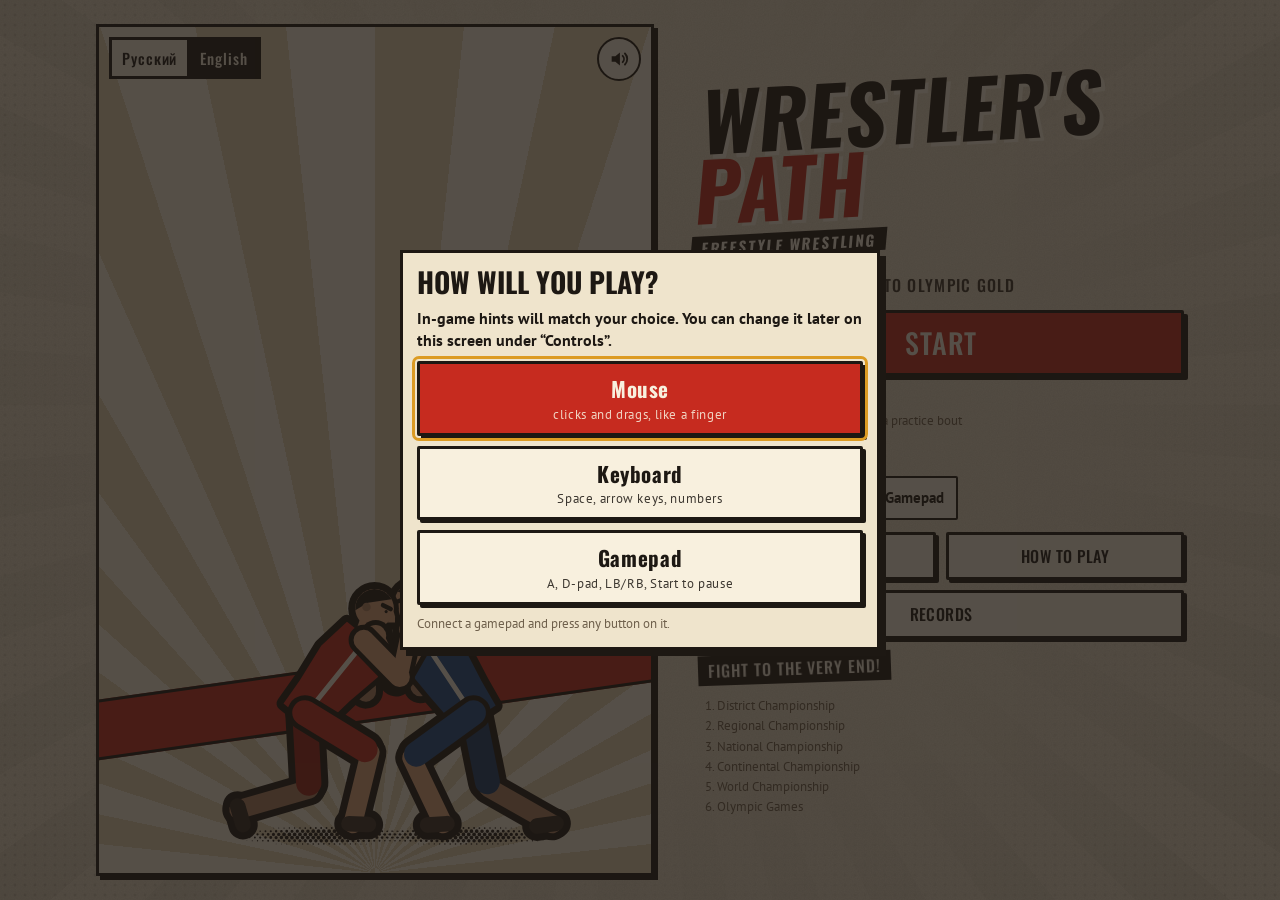
<file: index.html>
<!doctype html>
<html lang="ru">
  <head>
    <meta charset="UTF-8" />
    <meta name="viewport" content="width=device-width, initial-scale=1, maximum-scale=1, viewport-fit=cover" />
    <title>Путь борца</title>
    <script type="module" crossorigin src="./assets/index-4GcMVUmK.js"></script>
    <link rel="stylesheet" crossorigin href="./assets/index-z3PVmbaZ.css">
  </head>
  <body>
    <!-- Пока грузятся скрипты и SDK площадки — не пустой экран. -->
    <div id="app"><p class="boot" style="margin:40vh 0 0;text-align:center;font:700 22px/1.3 system-ui,sans-serif;color:#1d1813">Путь борца<br /><small style="font-weight:400;font-size:15px">Wrestler's Path</small></p></div>
  </body>
</html>
</file>
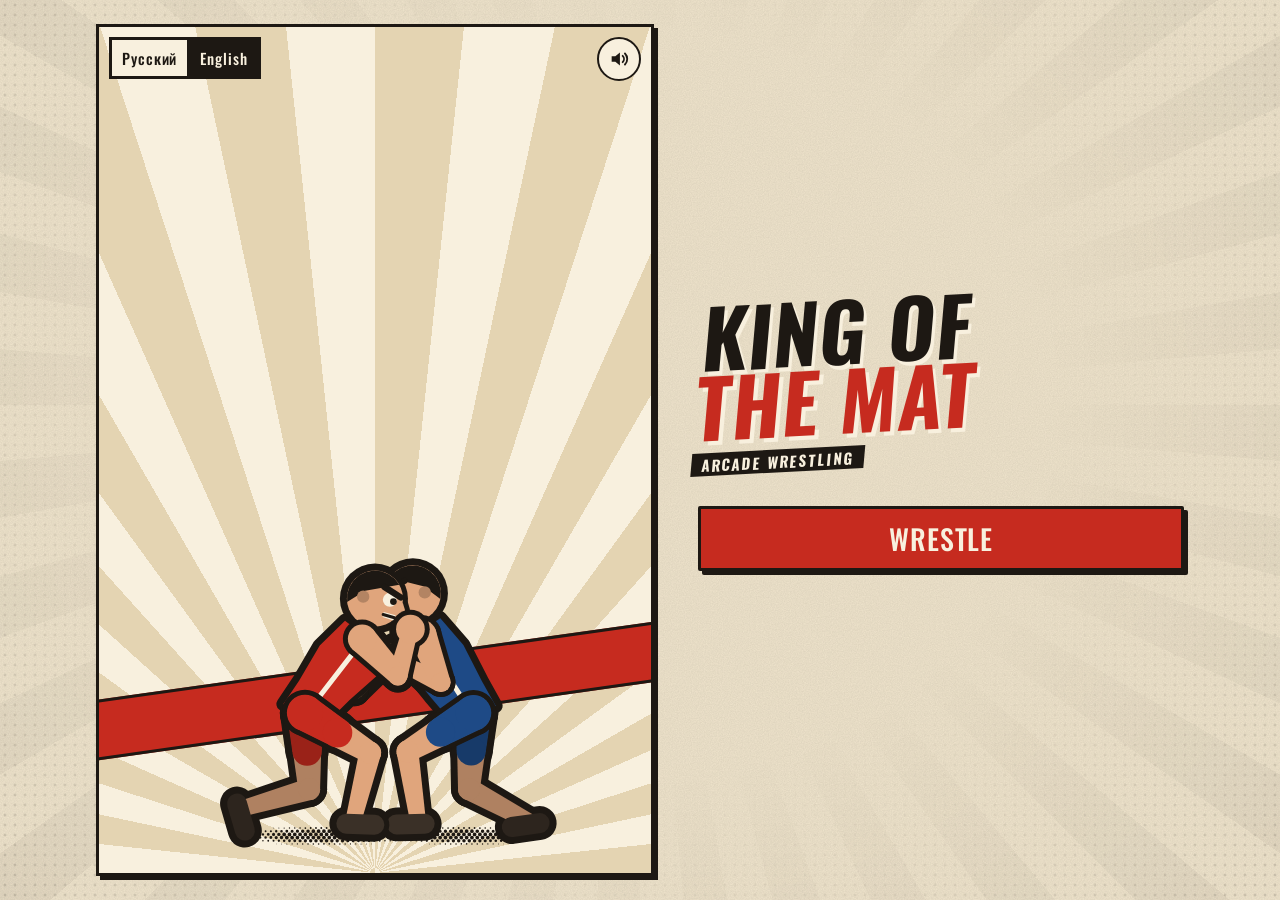
<file: arcade/index.html>
<!doctype html>
<html lang="ru">
  <head>
    <meta charset="UTF-8" />
    <meta name="viewport" content="width=device-width, initial-scale=1, maximum-scale=1, viewport-fit=cover" />
    <title>Король ковра</title>
    <script type="module" crossorigin src="./assets/index--xfy4N5Q.js"></script>
    <link rel="stylesheet" crossorigin href="./assets/index-DYGiIxsK.css">
  </head>
  <body>
    <!-- Пока грузятся скрипты и SDK площадки — не пустой экран. -->
    <div id="app"><p class="boot" style="margin:40vh 0 0;text-align:center;font:700 22px/1.3 system-ui,sans-serif;color:#1d1813">Король ковра<br /><small style="font-weight:400;font-size:15px">King of the Mat</small></p></div>
  </body>
</html>
</file>
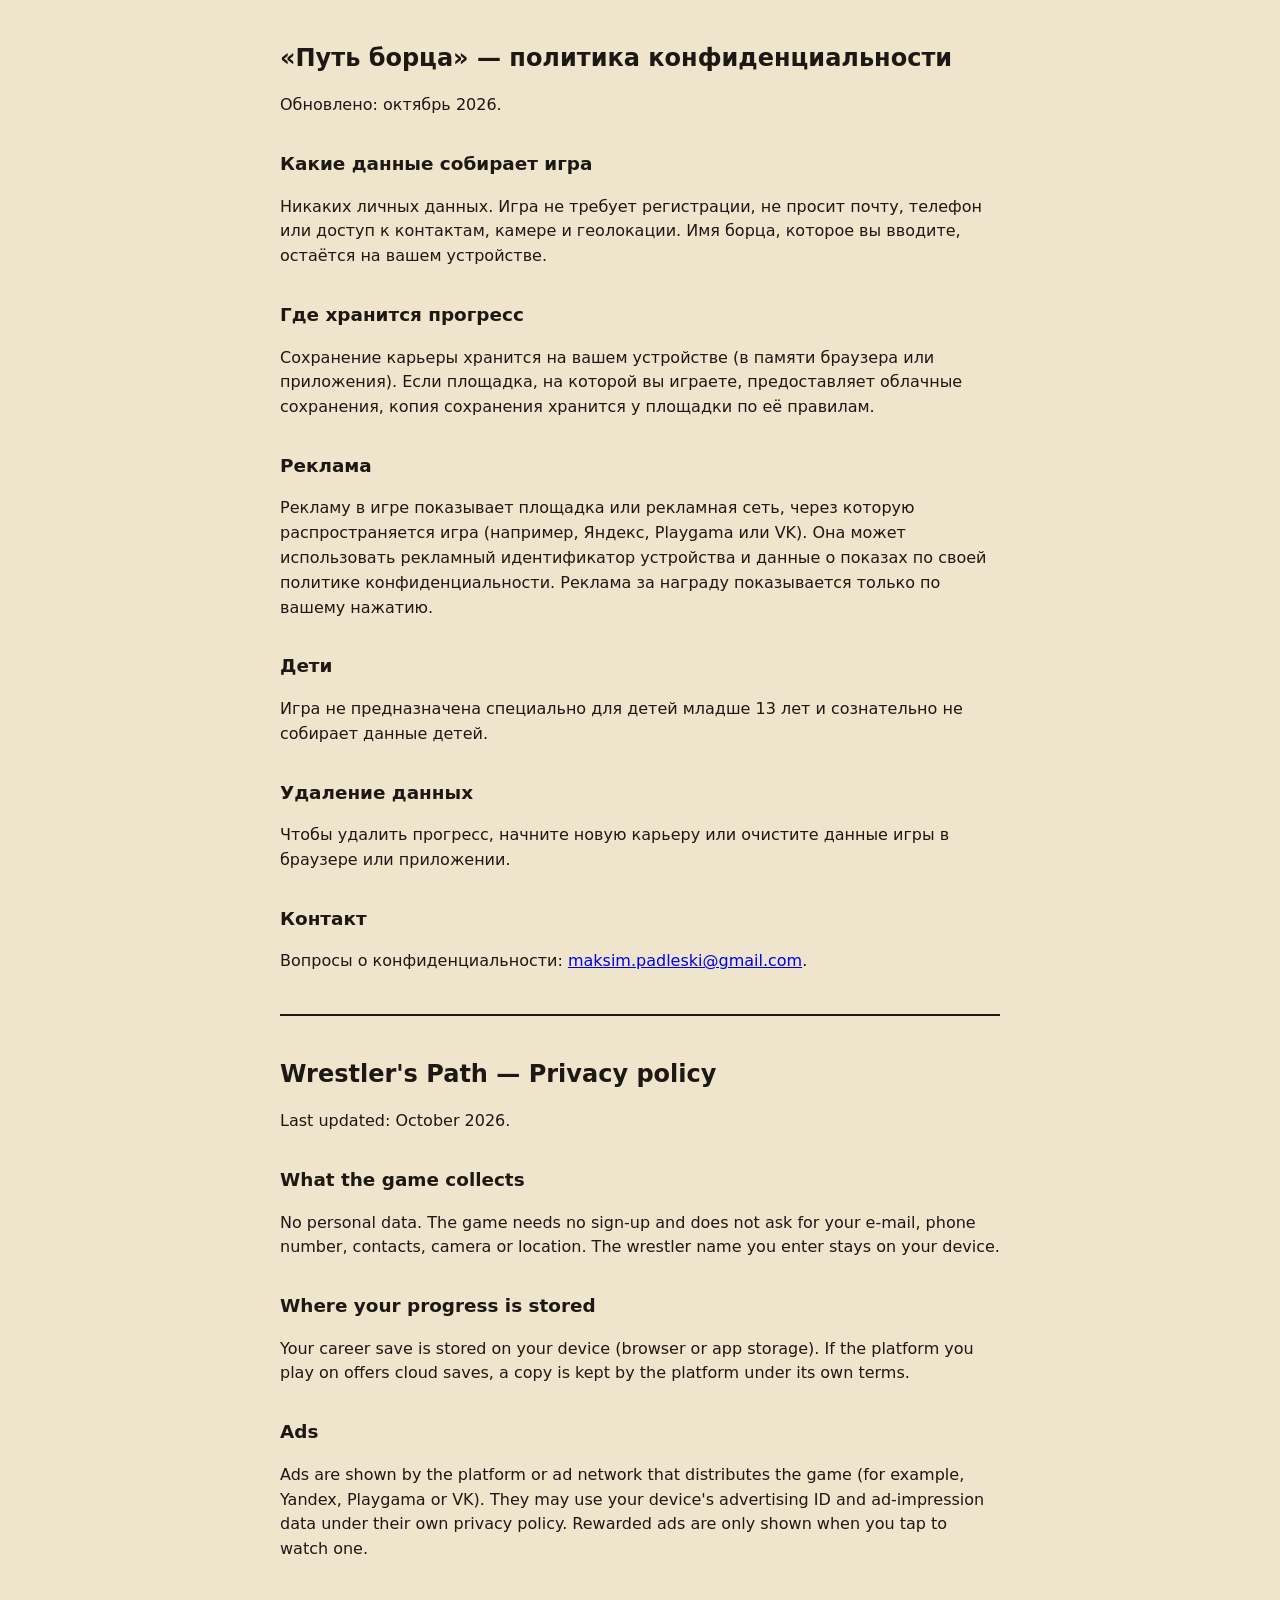
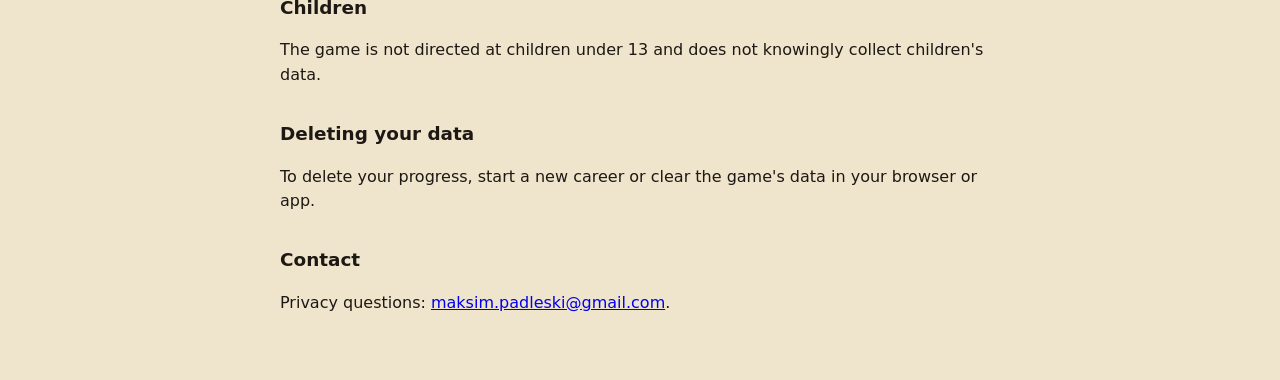
<file: privacy.html>
<!doctype html>
<html lang="ru">
  <head>
    <meta charset="UTF-8" />
    <meta name="viewport" content="width=device-width, initial-scale=1" />
    <title>Путь борца — политика конфиденциальности / Privacy policy</title>
    <style>
      body { max-width: 720px; margin: 0 auto; padding: 24px 16px 48px; font: 16px/1.55 system-ui, sans-serif; color: #1d1813; background: #efe4cc; }
      h1 { font-size: 1.5rem; } h2 { font-size: 1.15rem; margin-top: 2rem; }
      hr { border: 0; border-top: 2px solid #1d1813; margin: 2.5rem 0; }
    </style>
  </head>
  <body>
    <h1>«Путь борца» — политика конфиденциальности</h1>
    <p>Обновлено: октябрь 2026.</p>
    <h2>Какие данные собирает игра</h2>
    <p>Никаких личных данных. Игра не требует регистрации, не просит почту, телефон или доступ к контактам, камере и геолокации. Имя борца, которое вы вводите, остаётся на вашем устройстве.</p>
    <h2>Где хранится прогресс</h2>
    <p>Сохранение карьеры хранится на вашем устройстве (в памяти браузера или приложения). Если площадка, на которой вы играете, предоставляет облачные сохранения, копия сохранения хранится у площадки по её правилам.</p>
    <h2>Реклама</h2>
    <p>Рекламу в игре показывает площадка или рекламная сеть, через которую распространяется игра (например, Яндекс, Playgama или VK). Она может использовать рекламный идентификатор устройства и данные о показах по своей политике конфиденциальности. Реклама за награду показывается только по вашему нажатию.</p>
    <h2>Дети</h2>
    <p>Игра не предназначена специально для детей младше 13 лет и сознательно не собирает данные детей.</p>
    <h2>Удаление данных</h2>
    <p>Чтобы удалить прогресс, начните новую карьеру или очистите данные игры в браузере или приложении.</p>
    <h2>Контакт</h2>
    <p>Вопросы о конфиденциальности: <a href="mailto:maksim.padleski@gmail.com">maksim.padleski@gmail.com</a>.</p>
    <hr />
    <h1 lang="en">Wrestler's Path — Privacy policy</h1>
    <div lang="en">
      <p>Last updated: October 2026.</p>
      <h2>What the game collects</h2>
      <p>No personal data. The game needs no sign-up and does not ask for your e-mail, phone number, contacts, camera or location. The wrestler name you enter stays on your device.</p>
      <h2>Where your progress is stored</h2>
      <p>Your career save is stored on your device (browser or app storage). If the platform you play on offers cloud saves, a copy is kept by the platform under its own terms.</p>
      <h2>Ads</h2>
      <p>Ads are shown by the platform or ad network that distributes the game (for example, Yandex, Playgama or VK). They may use your device's advertising ID and ad-impression data under their own privacy policy. Rewarded ads are only shown when you tap to watch one.</p>
      <h2>Children</h2>
      <p>The game is not directed at children under 13 and does not knowingly collect children's data.</p>
      <h2>Deleting your data</h2>
      <p>To delete your progress, start a new career or clear the game's data in your browser or app.</p>
      <h2>Contact</h2>
      <p>Privacy questions: <a href="mailto:maksim.padleski@gmail.com">maksim.padleski@gmail.com</a>.</p>
    </div>
  </body>
</html>
</file>
<file: assets/index-z3PVmbaZ.css>
:root{--lightningcss-light:initial;--lightningcss-dark: ;color-scheme:light;--paper:#efe4cc;--paper-2:#e4d4b2;--paper-3:#f8f0de;--ink:#1d1813;--ink-soft:#3b332a;--muted:#6f604c;--red:#c62b1f;--red-deep:#8f1d15;--blue:#1e4a86;--blue-deep:#13325e;--ochre:#dc9b23;--good:#2c7a4b;--warn:#b8700c;--bad:#c62b1f;--red-ink:#a8241a;--good-ink:#23663e;--warn-ink:#8a5300;--red-corner:#c62b1f;--blue-corner:#1e4a86;--font-display:"Oswald", "Arial Narrow", "Roboto Condensed", sans-serif;--font-body:"PT Sans", "Trebuchet MS", system-ui, sans-serif;--font-serif:"PT Serif", Georgia, "Times New Roman", serif;--border:3px solid var(--ink);--shadow:4px 4px 0 var(--ink);--shadow-sm:3px 3px 0 var(--ink);--grain:url("data:image/svg+xml,%3Csvg xmlns='http://www.w3.org/2000/svg' width='180' height='180'%3E%3Cfilter id='n'%3E%3CfeTurbulence type='fractalNoise' baseFrequency='0.85' numOctaves='3' stitchTiles='stitch'/%3E%3CfeColorMatrix values='0 0 0 0 0.11 0 0 0 0 0.09 0 0 0 0 0.07 0 0 0 0.13 0'/%3E%3C/filter%3E%3Crect width='100%25' height='100%25' filter='url(%23n)'/%3E%3C/svg%3E");--halftone:radial-gradient(var(--ink) .9px, transparent 1.5px);--fs-12:.75rem;--fs-13:.8125rem;--fs-15:.9375rem;--fs-16:1rem;--fs-17:1.0625rem;--fs-21:1.3125rem;--fs-28:1.75rem;--fs-44:2.75rem;--step--1:var(--fs-13);--step-0:var(--fs-16);--step-1:var(--fs-21);--step-2:var(--fs-28);--step-3:var(--fs-44);padding-top:env(safe-area-inset-top,0px);padding-bottom:env(safe-area-inset-bottom,0px)}*{box-sizing:border-box}[hidden]{display:none!important}html,body{overscroll-behavior:none;height:100%;overflow:hidden}body{background-color:var(--paper);background-image:var(--grain);color:var(--ink);font-family:var(--font-body);font-size:var(--step-0);-webkit-tap-highlight-color:transparent;touch-action:manipulation;-webkit-user-select:none;user-select:none;-webkit-touch-callout:none;margin:0;line-height:1.4}input,textarea{-webkit-user-select:text;user-select:text}#app{overscroll-behavior:contain;-webkit-overflow-scrolling:touch;flex-direction:column;height:100%;display:flex;overflow:hidden auto}.screen{flex-direction:column;flex:1 0 auto;gap:14px;width:100%;max-width:34rem;margin:0 auto;padding-block:14px 28px;padding-inline:16px;display:flex}h1,h2,h3{font-family:var(--font-display);text-transform:uppercase;text-wrap:balance;letter-spacing:.01em;margin:0;font-weight:700}p{margin:0}button{font:inherit;color:inherit}button:focus-visible,input:focus-visible{outline:3px solid var(--ochre);outline-offset:2px}.label{font-family:var(--font-display);font-size:var(--step--1);letter-spacing:.1em;text-transform:uppercase;color:var(--ink);text-wrap:balance}.muted,.hint{color:var(--muted);font-size:var(--step--1)}.panel{background:var(--paper-3);border:var(--border);box-shadow:var(--shadow);border-radius:2px;flex-direction:column;gap:10px;padding:14px;display:flex}.row{flex-wrap:wrap;gap:10px;display:flex}.btn{appearance:none;border:var(--border);background:var(--paper-3);box-shadow:var(--shadow-sm);min-height:54px;font-family:var(--font-display);font-size:var(--step-1);text-transform:uppercase;letter-spacing:.03em;cursor:pointer;border-radius:2px;padding:10px 18px;transition:transform 80ms,box-shadow 80ms}.btn-primary{background:var(--red);color:var(--paper-3)}.btn-danger{background:var(--ink);color:var(--paper-3)}.btn:active,.action:active:not(:disabled),.plan:active,.choice:active,.tech-card:active:not(:disabled),.move:active{box-shadow:0 0 0 var(--ink);transform:translate(3px,3px)}.link{appearance:none;color:var(--ink);text-decoration:underline;-webkit-text-decoration-color:var(--red);text-decoration-color:var(--red);text-underline-offset:3px;cursor:pointer;font-weight:700;font-size:inherit;background:0 0;border:0;padding:0 2px;text-decoration-thickness:2px}.icon-btn{appearance:none;border:2px solid var(--ink);background:var(--paper-3);cursor:pointer;border-radius:50%;flex:none;place-items:center;width:40px;height:40px;display:grid}.title-screen{gap:16px;position:relative;overflow:hidden}.poster-hero{border-bottom:var(--border);background:repeating-conic-gradient(from -90deg at 50% 100%, var(--paper-3) 0deg 6deg, var(--paper-2) 6deg 12deg);margin-inline:-16px;padding:18px 16px 22px;position:relative;overflow:hidden}.poster-hero:after{content:"";background:var(--red);border-block:var(--border);z-index:0;height:54px;position:absolute;inset:auto -20% 18%;transform:rotate(-8deg)}.hero-canvas{z-index:1;width:100%;height:210px;display:block;position:relative}.game-title{z-index:2;color:var(--ink);transform-origin:0;text-shadow:4px 4px 0 var(--paper-3);margin-top:-36px;font-size:clamp(3.2rem,17vw,5rem);line-height:.88;position:relative;transform:skew(-8deg)rotate(-3deg)}.game-title span{color:var(--red)}.title-sub{font-family:var(--font-display);text-transform:uppercase;letter-spacing:.08em;color:var(--ink-soft)}.slogan{font-family:var(--font-display);text-transform:uppercase;background:var(--ink);color:var(--paper-3);letter-spacing:.06em;align-self:flex-start;padding:4px 10px;transform:rotate(-2deg)}.continue-name{font-family:var(--font-display);text-transform:uppercase;font-size:var(--step-2);line-height:1.05}.new-career{gap:14px}.field{border:0;flex-direction:column;gap:8px;min-width:0;margin:0;padding:0;display:flex}.field-label{padding:0;font-weight:700}.field input:not([type]),.field input[type=text]{border:var(--border);min-height:50px;color:var(--ink);font:inherit;font-size:var(--fs-17);background:#fffaf0;border-radius:2px;padding:0 12px}.chips{flex-wrap:wrap;gap:8px;display:flex}.chip input{opacity:0;pointer-events:none;position:absolute}.chip span,.chip-btn{border:2px solid var(--ink);background:var(--paper-3);cursor:pointer;min-height:40px;font-size:var(--fs-15);border-radius:2px;align-items:center;padding:0 12px;font-weight:700;display:inline-flex}.chip input:checked+span,.chip-btn.on{background:var(--ink);color:var(--paper-3)}.chip input:focus-visible+span{outline:3px solid var(--ochre);outline-offset:2px}.look-editor{gap:12px;display:grid}.look-preview{border:var(--border);width:100%;height:clamp(220px,32dvh,260px);box-shadow:var(--shadow-sm);background:var(--paper-2);display:block}.look-rows{gap:10px;display:grid}.look-label{font-family:var(--font-display);font-size:var(--step--1);text-transform:uppercase;letter-spacing:.04em;color:var(--muted);margin-bottom:4px;display:block}.look-choices{flex-wrap:wrap;gap:6px;display:flex}.look-choices .chip-btn{min-height:34px;font-size:var(--fs-13);padding:0 9px}.swatch{border:3px solid var(--ink);background:var(--swatch);cursor:pointer;border-radius:50%;width:32px;height:32px}.swatch[aria-pressed=true]{box-shadow:0 0 0 3px var(--paper-3), 0 0 0 6px var(--red)}.swatch:focus-visible,.look-choices .chip-btn:focus-visible{outline:3px solid var(--ochre);outline-offset:3px}.mirror-btn{width:100%;margin-top:8px}.confirm{flex-direction:column;gap:10px;display:flex}.ladder-preview{color:var(--muted);font-size:var(--step--1);gap:2px;margin:0;padding:0 0 0 1.4em;display:grid}.topbar{justify-content:space-between;align-items:flex-end;gap:12px;display:flex}.who-name{font-family:var(--font-display);text-transform:uppercase;font-size:var(--step-2);overflow-wrap:anywhere;line-height:1}.who-title{font-size:var(--fs-12);color:var(--red-ink);text-wrap:balance;font-weight:700;line-height:1.2}.tricky-note{border:2px solid var(--red);background:var(--paper-3);color:var(--red-ink);font-size:var(--fs-13);align-items:flex-start;gap:6px;margin:0;padding:6px 8px;font-weight:700;line-height:1.25;display:flex}.tricky-note .ico,.tricky-note svg{flex:none;margin-top:1px}.new-title{text-align:center;font-family:var(--font-display);text-transform:uppercase;letter-spacing:.04em;color:var(--ink-soft);text-wrap:balance;margin:0}.new-title b{color:var(--red)}.clock{text-align:right;font-variant-numeric:tabular-nums;align-items:flex-end;gap:10px;display:flex}.clock-day{color:var(--muted);font-size:var(--step--1)}.clock-time{font-family:var(--font-display);font-size:var(--step-2);line-height:1}.event{border:var(--border);box-shadow:var(--shadow);background:var(--red);color:var(--paper-3);border-radius:2px;flex-direction:column;gap:6px;padding:14px;display:flex;position:relative;overflow:hidden}.event:before{content:"";background-image:var(--halftone);opacity:.25;pointer-events:none;background-size:7px 7px;width:46%;position:absolute;inset:0 0 0 auto;-webkit-mask-image:linear-gradient(90deg,#0000,#000);mask-image:linear-gradient(90deg,#0000,#000)}.event>*{z-index:1;position:relative}.event-today{background:var(--ink)}.event .label{color:var(--paper-3)}.event-head{justify-content:space-between;align-items:center;gap:10px;display:flex}.event-title{font-family:var(--font-display);text-transform:uppercase;font-size:var(--step-1);line-height:1.1}.event-sub{font-size:var(--step--1)}.event .link{color:var(--paper-3)}.event .btn{margin-top:6px}.event .btn-primary{background:var(--ochre);color:var(--ink)}.event .chip-btn{color:var(--ink)}.event .chip-btn.on{background:var(--paper-3);color:var(--ink);border-color:var(--paper-3)}.ladder{gap:4px;display:inline-flex}.ladder i{border:2px solid var(--paper-3);width:11px;height:11px;transform:rotate(45deg)}.ladder i.done{background:var(--ochre);border-color:var(--ochre)}.ladder i.now{background:var(--paper-3)}.meter-row{grid-template-columns:7.2rem 1fr 2.4rem;align-items:center;gap:10px;display:grid}.meter-label{font-size:var(--fs-15);font-weight:700}.meter-value{text-align:right;font-family:var(--font-display);font-variant-numeric:tabular-nums;font-size:var(--fs-17)}.bar{border:2px solid var(--ink);background:var(--paper-2);height:14px;display:block;overflow:hidden}.bar-fill{background:repeating-linear-gradient(-45deg, var(--ink) 0 5px, var(--ink-soft) 5px 9px);height:100%;transition:width .4s ease-out;display:block}.bar-energy .bar-fill{background:repeating-linear-gradient(-45deg, var(--ochre) 0 5px, #c4861a 5px 9px)}.bar-low .bar-fill,.bar-mine .bar-fill{background:repeating-linear-gradient(-45deg, var(--red) 0 5px, var(--red-deep) 5px 9px)}.bar-theirs .bar-fill{background:repeating-linear-gradient(-45deg, var(--blue) 0 5px, var(--blue-deep) 5px 9px)}.bar-gas{border-color:var(--ink);height:10px}.bar-gas .bar-fill{background:var(--paper-3)}.weight-row{flex-wrap:wrap;align-items:center;gap:8px;padding-block:4px;display:flex}.weight-row>div{margin-right:auto}.weight-value{font-family:var(--font-display);font-size:var(--step-2);font-variant-numeric:tabular-nums;line-height:1.05}.weight-value small{font-size:var(--step--1);color:var(--muted)}.tag{font-family:var(--font-display);font-size:var(--step--1);text-transform:uppercase;letter-spacing:.04em;border:2px solid;border-radius:2px;padding:3px 9px;display:inline-block;transform:rotate(-2deg)}.tag-good{color:var(--good-ink)}.tag-warn{color:var(--warn-ink)}.tag-bad{color:var(--red-ink)}.warning{color:var(--red-ink);font-size:var(--step--1);font-weight:700}.note{font-size:var(--step--1);border-left:4px solid var(--ink);padding-left:10px;font-weight:700}.confirm-box{background:var(--paper-3);color:var(--ink);border:var(--border);box-shadow:var(--shadow-sm);gap:10px;margin-top:10px;padding:12px;display:grid}.confirm-box p{font-size:var(--step-0);text-transform:none;letter-spacing:0}.confirm-actions{gap:8px;display:grid}.confirm-actions .btn{min-height:48px;font-size:var(--step-0)}.arsenal-row{grid-template-columns:7.2rem 1fr;align-items:start;gap:10px;display:grid}.arsenal-chips{flex-wrap:wrap;gap:6px;min-width:0;display:flex}.chip-mini{font-size:var(--fs-12);border:1.5px solid var(--ink);background:var(--paper);padding:2px 7px}.chip-mini b{color:var(--red-ink)}.chip-mini b.chip-def,.arsenal-legend .chip-def{color:var(--blue)}.arsenal-legend{font-size:var(--fs-12);text-transform:none;letter-spacing:0;font-weight:400;display:block}.arsenal-legend b{color:var(--red-ink)}.actions-wrap{flex-direction:column;gap:8px;display:flex}.actions{grid-template-columns:repeat(2,minmax(0,1fr));gap:12px;display:grid}.action{appearance:none;text-align:left;border:var(--border);background:var(--paper-3);min-height:92px;box-shadow:var(--shadow-sm);cursor:pointer;border-radius:2px;flex-direction:column;gap:3px;padding:10px 12px;transition:transform 80ms,box-shadow 80ms;display:flex}.action:disabled{cursor:default;box-shadow:none;background:var(--paper-2);color:var(--ink-soft);border-style:dashed}.action:disabled .fx{filter:grayscale()}.action-title{font-family:var(--font-display);text-transform:uppercase;font-size:var(--fs-17);line-height:1.1}.action-train .action-title:after{content:" · игра";font-family:var(--font-body);text-transform:none;font-size:var(--step--1);color:var(--red-ink)}:lang(en) .action-train .action-title:after{content:" · mini‑game"}:lang(en) .corner-coach:before{content:"C"}.action-cost{font-size:var(--step--1);color:var(--muted);font-variant-numeric:tabular-nums}.action-effect{font-size:var(--step--1);color:var(--red-ink);font-weight:700}.action-sleep{background:var(--ink);min-height:62px;color:var(--paper-3);grid-column:1/-1}.action-sleep .action-cost{color:var(--paper-2)}.log{font-size:var(--step--1);color:var(--muted);flex-direction:column;gap:4px;display:flex}.log .log-new{color:var(--ink)}.hub-foot{justify-content:space-between;align-items:center;gap:12px;margin-top:auto;display:flex}.flash{border:var(--border);border-left:10px solid var(--red);background:var(--paper-3);padding:10px 12px;font-weight:700}.day-event{padding-top:0;overflow:hidden}.day-event>.label{background:var(--red);color:var(--paper-3);margin-inline:-14px;padding:6px 14px}.day-event-title{font-size:var(--step-1);line-height:1.1}.choices{gap:10px;display:grid}.choice{appearance:none;text-align:left;border:var(--border);background:var(--paper);box-shadow:var(--shadow-sm);cursor:pointer;border-radius:2px;flex-direction:column;gap:2px;min-height:56px;padding:10px 12px;transition:transform 80ms,box-shadow 80ms;display:flex}.choice-label{text-wrap:balance;font-weight:700}.choice-effect{font-size:var(--step--1);color:var(--red-ink)}.choice:disabled{cursor:default;opacity:.55;box-shadow:none}.choice:disabled .choice-effect{color:var(--muted)}.day-event-later{font-size:var(--step--1);justify-content:space-between;align-items:baseline;gap:12px;margin-top:10px;display:flex}.day-event-later .link{flex:none}.day-event.day-event-mini{justify-content:space-between;align-items:center;gap:12px;padding:8px 14px;display:flex}.day-event-mini .label{background:var(--red);color:var(--paper-3);margin:0 6px 0 0;padding:2px 6px;display:inline}.coach-plan{flex-direction:column;gap:6px;display:flex}.coach-plan .muted{font-size:var(--step--1);margin:0}.plans{flex-direction:column;gap:8px;display:flex}.plan-grid{grid-template-columns:repeat(3,minmax(0,1fr));gap:10px;display:grid}.plan{appearance:none;border:var(--border);background:var(--paper-3);box-shadow:var(--shadow-sm);text-align:left;cursor:pointer;border-radius:2px;flex-direction:column;gap:4px;min-height:96px;padding:10px;transition:transform 80ms,box-shadow 80ms;display:flex}.plan-suggested{background:var(--ochre)}.plan-title{font-family:var(--font-display);text-transform:uppercase;font-size:var(--fs-16);line-height:1.05}.plan-hint{font-size:var(--fs-12);color:var(--ink-soft);line-height:1.25}.plan-tag{font-family:var(--font-display);font-size:var(--fs-12);text-transform:uppercase;letter-spacing:.05em;background:var(--ink);color:var(--paper-3);align-self:flex-start;margin-top:auto;padding:1px 6px}.plan-wrap{display:flex;position:relative}.plan-wrap .plan{flex:1;padding-right:30px}.plan-custom{background:#e8eef7}.plan-pencil{appearance:none;border:2px solid var(--ink);background:var(--paper-3);width:28px;height:28px;font-size:var(--fs-15);cursor:pointer;border-radius:2px;line-height:1;position:absolute;top:6px;right:6px}.plan-add{box-shadow:none;background:0 0;border-style:dashed;justify-content:center}.plan-add .plan-title{color:var(--red-ink)}.plan-steps{gap:6px;margin:0;padding:0;list-style:none;display:grid}.plan-step{border:2px solid var(--ink);background:var(--paper-3);grid-template-columns:auto 1fr auto;align-items:center;gap:8px;padding:6px 8px;display:grid}.plan-step-bad{border-color:var(--bad);background:#f6dcd6}.step-time{font-family:var(--font-display);font-size:var(--fs-13);color:var(--muted);min-width:2.6em}.step-main{flex-direction:column;gap:2px;min-width:0;display:flex}.step-main .fx{font-size:var(--fs-12)}.step-problem{font-size:var(--fs-12);color:var(--red-ink);font-weight:700}.step-btn{appearance:none;border:2px solid var(--ink);background:var(--paper);width:30px;height:30px;font-size:var(--fs-12);cursor:pointer;border-radius:2px}.step-btn:disabled{opacity:.35;cursor:default}.step-del{color:var(--red-ink);font-weight:700}.plan-empty{border:2px dashed var(--muted);color:var(--muted);text-align:center;font-size:var(--step--1);padding:10px}.plan-outline{font-size:var(--step--1);color:var(--ink-soft)}.plan-outline:empty{display:none}.plan-palette{grid-template-columns:repeat(2,minmax(0,1fr));gap:8px;display:grid}.palette-btn{appearance:none;text-align:left;border:var(--border);background:var(--paper-3);box-shadow:var(--shadow-sm);cursor:pointer;font:inherit;border-radius:2px;flex-direction:column;gap:2px;padding:8px 10px;transition:transform 80ms,box-shadow 80ms;display:flex}.palette-btn b{font-family:var(--font-display);text-transform:uppercase;font-weight:500}.palette-btn span{font-size:var(--fs-12);color:var(--muted)}.palette-btn:active:not(:disabled){box-shadow:0 0 0 var(--ink);transform:translate(3px,3px)}.palette-btn:disabled{opacity:.45;box-shadow:none;cursor:default}.day-skipped{color:var(--red-ink);font-size:var(--step--1);margin:0;padding-left:18px}.training{gap:12px}.rules{font-size:var(--fs-17)}.back-link{align-self:center;padding:8px}.mg-progress{font-family:var(--font-display);text-transform:uppercase;letter-spacing:.04em;color:var(--red-ink)}.mg-stage{flex-direction:column;gap:10px;min-height:300px;display:flex}.mg-pause{border:var(--border);background-color:var(--paper-2);background-image:var(--halftone);min-height:260px;font-family:var(--font-display);text-transform:uppercase;font-size:var(--step-1);text-align:center;background-size:8px 8px;flex:1;place-items:center;padding:12px;display:grid}.mg-feedback{text-align:center;min-height:1.5em;font-family:var(--font-display);text-transform:uppercase;font-size:var(--fs-17)}.mg-feedback.good{color:var(--good-ink)}.mg-feedback.ok{color:var(--warn-ink)}.mg-feedback.bad{color:var(--red-ink)}.multiplier{font-family:var(--font-display);font-size:var(--step-3);color:var(--paper-3);background:var(--red);border:var(--border);box-shadow:var(--shadow);align-self:flex-start;padding:4px 14px;line-height:1;transform:rotate(-3deg)}.gains{border:var(--border);background:var(--paper-3);box-shadow:var(--shadow-sm);margin:0;padding:0;list-style:none;display:grid}.gains li{font-variant-numeric:tabular-nums;justify-content:space-between;gap:12px;padding:10px 12px;display:flex}.gains li b{white-space:nowrap}.gains li>span{text-wrap:balance}.gains li+li{border-top:1.5px dashed var(--ink)}.tech-grid,.tech-list{grid-template-columns:repeat(2,minmax(0,1fr));gap:10px;display:grid}.tech-card{appearance:none;text-align:left;border:var(--border);background:var(--paper-3);box-shadow:var(--shadow-sm);cursor:pointer;border-radius:2px;flex-direction:column;gap:4px;min-height:86px;padding:10px;transition:transform 80ms,box-shadow 80ms;display:flex}.tech-card:disabled{cursor:default}.tech-grid .tech-card:disabled{opacity:.6}.tech-top{justify-content:space-between;align-items:baseline;gap:6px;display:flex}.tech-title{font-family:var(--font-display);text-transform:uppercase;font-size:var(--fs-15);line-height:1.1}.tech-points{font-family:var(--font-display);font-size:var(--step--1);color:var(--paper-3);background:var(--red);white-space:nowrap;padding:0 5px}.tech-mech,.tech-note{font-size:var(--fs-12);color:var(--muted)}.tech-mastery{border:1.5px solid var(--ink);background:var(--paper-2);height:8px;margin-top:auto;overflow:hidden}.tech-mastery span{background:repeating-linear-gradient(-45deg, var(--red) 0 4px, var(--red-deep) 4px 7px);height:100%;display:block}.tech-new{background:#fff6dc}.tech-new .tech-note{color:var(--good-ink);font-weight:700}.tech-locked{opacity:.5;box-shadow:none}.tech-list .tech-card{cursor:default;min-height:0}.tech-list .tech-locked{opacity:1;box-shadow:var(--shadow-sm)}.tech-modes{gap:6px;margin-top:2px;display:grid}.tech-mode{appearance:none;font:inherit;color:inherit;text-align:left;border:2px solid var(--ink);background:var(--paper);box-shadow:2px 2px 0 var(--ink);cursor:pointer;border-radius:2px;flex-direction:column;gap:3px;min-height:44px;padding:6px 8px;transition:transform 80ms,box-shadow 80ms;display:flex}.tech-mode:active:not(:disabled){box-shadow:0 0 0 var(--ink);transform:translate(2px,2px)}.tech-mode:disabled{cursor:default;opacity:.55;box-shadow:none}.tech-mode-name{font-weight:700;font-size:var(--fs-12);text-wrap:balance;line-height:1.15}.tech-mech{text-wrap:balance}.tech-mode .tech-mastery{margin-top:2px}.tech-mode[data-mode=defense] .tech-mastery span{background:repeating-linear-gradient(-45deg, var(--blue) 0 4px, var(--blue-deep) 4px 7px)}.tech-rust{color:var(--red-ink);font-style:normal;font-weight:700}.tap-pad{appearance:none;border:var(--border);background:var(--red);min-height:120px;color:var(--paper-3);font-family:var(--font-display);text-transform:uppercase;letter-spacing:.03em;cursor:pointer;-webkit-user-select:none;user-select:none;-webkit-touch-callout:none;touch-action:none;box-shadow:var(--shadow);border-radius:2px;font-size:2.1rem;transition:transform 60ms,box-shadow 60ms}.tap-pad:active{box-shadow:1px 1px 0 var(--ink);transform:translate(3px,3px)}.tap-pad-wait,.tap-pad-wait:active{background:var(--paper-2);color:var(--ink-soft);box-shadow:none;cursor:default;transform:none}.tap-pad-timing{background:var(--paper-3);color:var(--red-ink);flex-direction:column;justify-content:center;align-items:center;gap:4px;display:flex}.tap-pad small{font-family:var(--font-body);font-size:var(--step--1);text-transform:none;letter-spacing:0;color:var(--muted)}.handoff{border:var(--border);min-height:172px;box-shadow:var(--shadow);text-align:center;color:var(--paper-3);background-size:8px 8px;flex-direction:column;justify-content:center;align-items:center;gap:6px;padding:12px;display:flex}.handoff-mine{background-color:var(--red)}.handoff-theirs{background-color:var(--blue)}.handoff-title{font-family:var(--font-display);font-size:var(--step-2);text-transform:uppercase;text-wrap:balance;transform:skew(-8deg)}.handoff-sub{opacity:.9;text-wrap:balance;font-weight:700}.position{border:var(--border);min-height:172px;box-shadow:var(--shadow);background:var(--paper-3);flex-direction:column;justify-content:center;gap:12px;padding:14px 12px;display:flex}.position-head{font-family:var(--font-display);text-transform:uppercase;justify-content:space-between;align-items:baseline;gap:12px;display:flex}.position-head b{min-width:0;font-size:var(--step-1);white-space:nowrap;text-overflow:ellipsis;font-weight:500;overflow:hidden}.position-head b:first-child{color:var(--red-ink);flex-shrink:0}.position-head b:last-child{color:var(--blue)}.position-track{border:var(--border);background:var(--blue);height:26px;position:relative}.position-me{background:var(--red);border-right:3px solid var(--ink);position:absolute;inset:0 auto 0 0}.position-track i{background:var(--ink);width:6px;box-shadow:0 0 0 2px var(--paper-3);margin-left:-3px;position:absolute;top:-10px;bottom:-10px}.position-why{text-align:center;text-wrap:balance;margin:0;font-weight:700}.mech-hint{color:var(--muted);font-size:var(--step--1);text-align:center}.tug{border:var(--border);background:var(--blue);height:26px;position:relative;overflow:hidden}.tug-fill{background:repeating-linear-gradient(-45deg, var(--red) 0 8px, var(--red-deep) 8px 13px);width:50%;position:absolute;inset:0 auto 0 0}.tug-mid{background:var(--ink);width:4px;margin-left:-2px;position:absolute;top:0;bottom:0;left:50%}.tug-labels{font-family:var(--font-display);text-transform:uppercase;font-size:var(--step--1);justify-content:space-between;margin-top:-6px;display:flex}.tug-labels span:first-child{color:var(--red-ink)}.tug-labels span:last-child{color:var(--blue)}.timing{border:var(--border);background:var(--paper-2);height:44px;position:relative;overflow:hidden}.timing-zone{background:var(--ochre);justify-content:center;display:flex;position:absolute;top:0;bottom:0}.timing-perfect{background:var(--paper-3);width:30%;height:100%}.timing-marker{background:var(--red);border-inline:2px solid var(--ink);width:7px;margin-left:-3.5px;position:absolute;top:-2px;bottom:-2px;left:0}.react-target{appearance:none;aspect-ratio:1;border:4px solid var(--ink);background-color:var(--paper-2);background-image:var(--halftone);width:min(100%,220px);color:var(--ink-soft);font-family:var(--font-display);font-size:var(--fs-28);text-transform:uppercase;cursor:pointer;touch-action:none;-webkit-user-select:none;user-select:none;box-shadow:var(--shadow);background-size:8px 8px;border-radius:50%;align-self:center}.react-target.lit{background:var(--red);color:var(--paper-3);box-shadow:0 0 0 10px var(--ochre), var(--shadow)}.pair{grid-template-columns:repeat(2,minmax(0,1fr));gap:12px;display:grid}.pair .pair-target{width:100%;max-width:180px;font-size:var(--fs-17);justify-self:center}.pair-target.held{filter:brightness(.9);transform:scale(.95)}.beats{grid-template-columns:repeat(auto-fit,minmax(38px,1fr));gap:6px;display:grid}.beat{isolation:isolate;height:50px;font-size:var(--fs-13);border:var(--border);background:var(--paper-3);font-family:var(--font-display);text-transform:uppercase;place-items:center;transition:transform 80ms;display:grid;position:relative}.beat:before{content:"";z-index:-1;height:calc(var(--fill,0) * 100%);background:#c62b1f3d;position:absolute;inset:auto 0 0}.beat.on:before,.beat.hit:before{display:none}.beat-target{border-color:var(--red);color:var(--red-ink)}.beat.on{background:var(--ink);color:var(--paper-3);transform:scale(1.08)}.bridge{aspect-ratio:1;border:var(--border);background:var(--paper-2);touch-action:none;-webkit-user-select:none;user-select:none;border-radius:50%;width:min(100%,260px);margin:0 auto;position:relative}.bridge-ring{width:var(--ring);aspect-ratio:1;border:3px dashed var(--ink);pointer-events:none;background:#dc9b2340;border-radius:50%;position:absolute;top:50%;left:50%;transform:translate(-50%,-50%)}.bridge.in .bridge-ring{background:#2c7a4b4d}.bridge-ball{border:var(--border);background:var(--red);pointer-events:none;border-radius:50%;width:34px;height:34px;position:absolute;top:50%;left:50%;transform:translate(-50%,-50%)}.seq-time{border:2px solid var(--ink);background:var(--paper-2);height:10px;overflow:hidden}.seq-time span{background:var(--red);width:100%;height:100%;display:block}.seq{border:var(--border);background-color:var(--paper-2);background-image:var(--halftone);touch-action:none;background-size:10px 10px;height:230px;position:relative}.seq-dot{border:var(--border);background:var(--paper-3);width:64px;height:64px;color:var(--ink);font-family:var(--font-display);font-size:var(--fs-28);cursor:pointer;box-shadow:var(--shadow-sm);border-radius:50%;position:absolute}.seq-dot.done{background:var(--red);color:var(--paper-3);box-shadow:none}.dodge{grid-template-columns:repeat(3,minmax(0,1fr));gap:8px;height:190px;display:grid}.dodge-lane{border:var(--border);background-color:var(--paper-2);background-image:var(--halftone);cursor:pointer;touch-action:none;background-size:10px 10px;position:relative;overflow:hidden}.dodge-foot{width:52px;height:52px;color:var(--ink);opacity:0;margin-left:-26px;transition:opacity 80ms;position:absolute;bottom:14px;left:50%}.dodge-foot svg{width:100%;height:100%}.dodge-lane.foot .dodge-foot{opacity:1}.dodge-sweep{background:var(--red);border:2px solid var(--ink);opacity:0;height:18px;transform:translateY(calc(var(--p,0) * (var(--lane-h,190px) - 14px - 52px - 9px)));position:absolute;top:0;left:8%;right:8%}.dodge-lane.threat{background-color:#f3d2c8}.dodge-lane.threat .dodge-sweep,.dodge-lane.hit .dodge-sweep{opacity:1}.dodge-lane.hit{background-color:#f3d2c8}.dodge-lane.hit .dodge-foot{color:var(--red)}.rock{border:var(--border);background-color:var(--paper-2);background-image:var(--halftone);touch-action:none;cursor:ew-resize;background-size:10px 10px;place-items:center;height:190px;display:grid;position:relative}.rock-body{border:var(--border);background:var(--blue,#2a5aa0);transform-origin:50% 100%;border-radius:28px 28px 10px 10px;width:56px;height:110px;transition:transform .12s ease-out}.rock-body.left{transform:rotate(-22deg)}.rock-body.right{transform:rotate(22deg)}.rock-arrows{font-size:var(--fs-21);color:var(--ink-soft);letter-spacing:.4em;position:absolute;bottom:8px}.brace-dot{border:var(--border);background:radial-gradient(circle, var(--paper-3) 54%, transparent 56%), conic-gradient(var(--red) calc(var(--p,0) * 360deg), var(--paper-2) 0);width:72px;height:72px;color:var(--ink);font-family:var(--font-display);text-transform:uppercase;font-size:var(--fs-13);box-shadow:var(--shadow-sm);cursor:pointer;touch-action:none;border-radius:50%;position:absolute}.brace-dot.held{box-shadow:none;transform:scale(.94)}.pace{flex-direction:column;gap:10px;display:flex}.pace-track{border:var(--border);background:var(--paper-2);height:46px;position:relative;overflow:hidden}.pace-band{background:var(--ochre);position:absolute;top:0;bottom:0}.pace-needle{background:var(--red);border-inline:2px solid var(--ink);width:7px;margin-left:-3.5px;position:absolute;top:-2px;bottom:-2px}.pace-info{color:var(--muted);font-variant-numeric:tabular-nums;justify-content:space-between;display:flex}.pace-info b{color:var(--ink)}.pace .tap-pad{min-height:170px}.lift{grid-template-columns:64px 1fr;align-items:stretch;gap:14px;display:grid}.lift-tube{border:var(--border);background:var(--paper-2);height:280px;position:relative;overflow:hidden}.lift-zone{background:var(--ochre);align-items:center;display:flex;position:absolute;left:0;right:0}.lift-perfect{background:var(--paper-3);width:100%;height:35%}.lift-fill{background:repeating-linear-gradient(-45deg, var(--red) 0 6px, var(--red-deep) 6px 10px);border:2px solid var(--ink);border-bottom:0;height:0;position:absolute;bottom:0;left:12px;right:12px}.lift-pad{min-height:280px;font-size:var(--fs-21)}.steps{grid-template-columns:1fr 1fr;gap:10px;display:grid}.step-pad{min-height:150px;font-size:var(--fs-28);background:var(--paper-3);color:var(--muted)}.step-pad.next{background:var(--red);color:var(--paper-3)}.step-pad:disabled{cursor:default}.whack{grid-template-columns:repeat(3,1fr);gap:8px;display:grid}.whack-cell{aspect-ratio:1;border:var(--border);background-color:var(--paper-2);background-image:var(--halftone);cursor:pointer;touch-action:none;-webkit-user-select:none;user-select:none;background-size:10px 10px;width:100%;max-height:120px;position:relative}.whack-hand{border:3px solid var(--ink);background:var(--blue);color:var(--paper-3);pointer-events:none;border-radius:50%;place-items:center;transition:transform 90ms ease-out;display:grid;position:absolute;inset:12%;transform:scale(0)}.whack-hand svg{width:62%;height:62%}.whack-cell.on .whack-hand{transform:scale(1)}.whack-cell.hit .whack-hand{animation:.22s ease-in forwards whack-off}.whack-cell.locked{filter:grayscale(.6)brightness(.9)}@keyframes whack-off{0%{opacity:1;transform:scale(1)}to{opacity:0;transform:translate(40%,-60%)rotate(35deg)scale(.4)}}.track{touch-action:none;-webkit-user-select:none;user-select:none;gap:8px;display:grid}.track-bar .pace-band{transition:box-shadow 80ms}.track-bar.in .pace-band{box-shadow:inset 0 0 0 4px var(--ink)}.track-pad{border:var(--border);background:var(--paper-3);min-height:130px;box-shadow:var(--shadow);cursor:ew-resize;text-align:center;align-content:center;place-items:center;gap:4px;display:grid}.track-pad b{font-family:var(--font-display);font-weight:500;font-size:var(--fs-28);text-transform:uppercase;color:var(--red-ink)}.track-pad small{color:var(--muted)}.arrows{grid-template-columns:repeat(3,minmax(0,1fr));grid-template-areas:".up.""left sign right"".down.";gap:8px;width:min(100%,320px);margin:0 auto;display:grid}.arrow-up{grid-area:up}.arrow-left{grid-area:left}.arrow-right{grid-area:right}.arrow-down{grid-area:down}.arrow-btn{aspect-ratio:1;border:var(--border);background:var(--paper-3);color:var(--ink);box-shadow:var(--shadow-sm);cursor:pointer;touch-action:none;-webkit-user-select:none;user-select:none;place-items:center;display:grid}.arrow-btn:active{box-shadow:1px 1px 0 var(--ink);transform:translate(2px,2px)}.arrow-btn span,.arrow-sign [data-arrow]{place-items:center;width:58%;height:58%;display:grid}.arrow-btn svg,.arrow-sign svg{width:100%;height:100%}.arrow-sign{aspect-ratio:1;border:var(--border);background:var(--red);color:var(--paper-3);touch-action:none;-webkit-user-select:none;user-select:none;grid-area:sign;place-items:center;display:grid;position:relative}.arrow-sign [data-arrow]{width:70%;height:70%;transition:transform 90ms}.arrow-sign:not([data-dir]) [data-arrow]{opacity:.25}.arrow-sign b{font-family:var(--font-display);font-weight:500;font-size:var(--fs-13);text-transform:uppercase;position:absolute}.arrow-sign.ok{animation:.18s sign-ok}.arrow-sign.locked{filter:grayscale(.7)brightness(.85)}.swipe-field{aspect-ratio:1;border:var(--border);background:var(--red);width:min(100%,240px);color:var(--paper-3);touch-action:none;-webkit-user-select:none;user-select:none;cursor:grab;place-items:center;margin:0 auto;display:grid;position:relative}.swipe-field [data-arrow]{pointer-events:none;place-items:center;width:62%;height:62%;transition:transform 90ms;display:grid}.swipe-field svg{width:100%;height:100%}.swipe-field:not([data-dir]) [data-arrow]{opacity:.25}.swipe-field b{font-family:var(--font-display);font-weight:500;font-size:var(--fs-13);text-transform:uppercase;pointer-events:none;position:absolute;bottom:8px}.swipe-field.ok{animation:.18s sign-ok}.swipe-field.locked{filter:grayscale(.7)brightness(.85)}.bout .swipe-field{width:min(100%,30dvh,240px)}@keyframes sign-ok{0%{background:var(--good)}to{background:var(--red)}}.quality{min-height:120px;font-family:var(--font-display);font-size:var(--step-2);text-transform:uppercase;text-align:center;text-wrap:balance;place-items:center;display:grid;transform:rotate(-3deg)}.quality-perfect{color:var(--ochre);text-shadow:3px 3px 0 var(--ink)}.quality-hit{color:var(--good-ink)}.quality-miss{color:var(--red-ink)}.bout{gap:10px}.bout-round{text-align:center}.scoreboard{border:var(--border);box-shadow:var(--shadow);grid-template-columns:minmax(0,1fr) auto minmax(0,1fr);align-items:stretch;display:grid}.sb-side{min-width:0;color:var(--paper-3);flex-direction:column;gap:4px;padding:8px 10px;display:flex}.sb-red{background:var(--red)}.sb-blue{background:var(--blue);text-align:right}.sb-name{font-family:var(--font-display);text-transform:uppercase;font-size:var(--step--1);letter-spacing:.03em;white-space:nowrap;text-overflow:ellipsis;overflow:hidden}.sb-score{font-family:var(--font-display);font-variant-numeric:tabular-nums;font-size:2.8rem;line-height:1}.sb-mid{background:var(--ink);color:var(--paper-3);border-inline:var(--border);flex-direction:column;justify-content:center;align-items:center;padding-inline:8px;display:flex}.sb-period{font-size:var(--fs-12);text-transform:uppercase;letter-spacing:.08em;opacity:.8}.sb-clock{font-family:var(--font-display);font-size:var(--step-2);color:var(--ochre);font-variant-numeric:tabular-nums;line-height:1.1}.sb-position{font-size:var(--fs-12);text-align:center;opacity:.85;text-wrap:balance;line-height:1.2}.arena-wrap{position:relative}.arena{border:var(--border);width:100%;height:clamp(200px,36vh,310px);box-shadow:var(--shadow);background:var(--paper-2);display:block}.prompt{text-align:center;min-height:2.8em;font-weight:700;font-size:var(--fs-17);text-wrap:balance}.control{flex-direction:column;gap:10px;min-height:172px;display:flex}.moves{gap:8px;display:grid}.screen-title{font-size:min(var(--step-3), 12vw);overflow-wrap:break-word;-webkit-hyphens:auto;hyphens:auto;line-height:1.05;transform:skew(-6deg)}.weighin,.summary{text-align:center;justify-content:center;align-items:center;gap:18px}.weighin .btn,.summary .btn{align-self:stretch}.scale{background:var(--paper-3);border:var(--border);width:min(100%,18rem);box-shadow:var(--shadow);padding:18px}.scale-display{font-family:var(--font-display);font-variant-numeric:tabular-nums;background:var(--ink);color:var(--ochre);padding:8px 12px;font-size:3.4rem;line-height:1}.scale-limit{color:var(--muted);margin-top:8px;font-weight:700}.verdict{text-wrap:balance;font-weight:700}.verdict.good{color:var(--good-ink)}.verdict.bad{color:var(--red-ink)}.rounds{grid-template-columns:repeat(var(--rounds,3), minmax(0, 1fr));gap:8px;margin:0;padding:0;list-style:none;display:grid}.rounds[style*="--rounds: 4"],.rounds[style*="--rounds: 5"]{gap:4px}.rounds[style*="--rounds: 4"] li,.rounds[style*="--rounds: 5"] li{font-size:var(--fs-12);padding:6px 4px}.rounds li{border:var(--border);background:var(--paper-3);font-size:var(--step--1);color:var(--muted);flex-direction:column;padding:8px;display:flex}.rounds li span:first-child{font-family:var(--font-display);text-transform:uppercase;color:var(--ink)}.rounds li.now{background:var(--ochre);color:var(--ink)}.rounds li.won{background:var(--ink);color:var(--paper-2)}.rounds li.won span:first-child{color:var(--paper-3)}.versus-head{grid-template-columns:minmax(0,1fr) auto minmax(0,1fr);align-items:start;gap:8px;display:grid}.corner{border-top:8px solid;flex-direction:column;gap:2px;min-width:0;padding-top:6px;display:flex}.corner .label{color:var(--muted)}.corner b{font-family:var(--font-display);text-transform:uppercase;font-size:var(--step-1);overflow-wrap:anywhere;line-height:1.05}.corner-red{border-color:var(--red)}.corner-blue{border-color:var(--blue);text-align:right}.versus-vs{font-family:var(--font-display);font-size:var(--fs-21);color:var(--paper-3);background:var(--ink);margin-top:16px;padding:2px 8px;transform:rotate(-6deg)}.compare-row{grid-template-columns:2rem 1fr 2rem;grid-template-areas:"mine bars theirs""label label label";align-items:center;column-gap:8px;display:grid}.compare-num{font-family:var(--font-display);font-variant-numeric:tabular-nums}.compare-num.mine{color:var(--red-ink);grid-area:mine}.compare-num.theirs{text-align:right;color:var(--blue);grid-area:theirs}.compare-bars{grid-area:bars;gap:3px;display:grid}.compare-bars .bar{height:10px}.compare-label{text-align:center;font-size:var(--step--1);color:var(--muted);grid-area:label}.notes{font-size:var(--step--1);color:var(--warn-ink);margin:0;padding-left:1.2em;font-weight:700}.signature{font-size:var(--step--1);color:var(--ink-soft);border-top:1.5px dashed var(--ink);padding-top:8px}.signature b{color:var(--red-ink)}.medal{width:132px;height:132px;font-family:var(--font-display);color:var(--ink);border:var(--border);box-shadow:var(--shadow);border-radius:50%;place-items:center;font-size:3.4rem;display:grid}.medal-gold{background:radial-gradient(circle at 35% 30%, #ffe9a8, var(--ochre) 60%, #a86f0e)}.medal-silver{background:radial-gradient(circle at 35% 30%,#fff,#c7c3ba 60%,#8b867c)}.medal-bronze{background:radial-gradient(circle at 35% 30%,#ffd2a8,#c47a3c 60%,#84501f)}.medal-none{background:var(--paper-2);color:var(--ink-soft)}.summary-text{max-width:28rem;font-size:var(--step-1);text-wrap:balance}.summary-champion .screen-title{color:var(--red-ink)}.day-steps{flex-wrap:wrap;gap:6px;margin:0;padding:0;list-style:none;display:flex}.day-steps li{border:2px solid var(--ink);background:var(--paper-3);font-size:var(--step--1);padding:3px 9px;font-weight:700}.intro-overlay{z-index:50;padding:max(12px, env(safe-area-inset-top)) 12px max(12px, env(safe-area-inset-bottom));background:#1d1813bd;place-items:center;display:grid;position:fixed;inset:0;overflow-y:auto}.intro{background:var(--paper);border:var(--border);width:min(100%,30rem);box-shadow:6px 6px 0 var(--ink);gap:10px;padding:14px;display:grid}.intro-head{gap:2px;display:grid}.intro-head b{font-family:var(--font-display);font-size:var(--step-2);text-transform:uppercase;line-height:1.05}.intro-rule{text-wrap:pretty;font-weight:700}.intro-demo{background:var(--paper-3);border:2px dashed var(--ink);padding:34px 10px 10px;position:relative;overflow:hidden}.intro-stage{pointer-events:none}.intro-stage .mech-hint{display:none}.intro-badge{background:var(--ink);color:var(--paper-3);font-family:var(--font-display);font-size:var(--fs-13);letter-spacing:.06em;text-transform:uppercase;padding:2px 8px;position:absolute;top:6px;left:8px}.ghost-finger{z-index:3;border:3px solid var(--ink);pointer-events:none;background:#dc9b2399;border-radius:50%;width:36px;height:36px;margin:-18px 0 0 -18px;transition:transform 90ms linear;position:absolute;top:0;left:0;box-shadow:0 0 0 4px #f8f0deb3}.ghost-finger.held{background:#c62b1fa6}.ghost-finger.tap{animation:.24s ease-out ghost-tap}@keyframes ghost-tap{0%{scale:1.45}to{scale:1}}.duel-gentle{font-size:var(--step--1);color:var(--blue);margin:0;font-weight:700}@media (prefers-reduced-motion:reduce){*,:before,:after{transition:none!important;animation:none!important}}.coach{grid-template-columns:56px 1fr;align-items:center;gap:10px;display:grid}.coach-face{width:56px;height:56px}.coach-say{background:var(--paper-3);border:var(--border);box-shadow:var(--shadow-sm);text-wrap:balance;padding:8px 12px;font-weight:700;line-height:1.3;position:relative}.coach-say:before{content:"";border:8px solid #0000;border-right:10px solid var(--ink);border-left:0;margin-top:-8px;position:absolute;top:50%;left:-12px}.coach-name{font-family:var(--font-display);text-transform:uppercase;font-size:var(--fs-12);letter-spacing:.08em;color:var(--red-ink);display:block}.bout-top{justify-content:space-between;align-items:center;gap:10px;display:flex}.tv{pointer-events:none;position:absolute;inset:0;overflow:hidden}.tv-item{font-family:var(--font-display);text-transform:uppercase;border:var(--border);color:var(--paper-3);white-space:nowrap;position:absolute}.tv-lower{flex-direction:column;padding:4px 12px 5px;line-height:1.1;animation:.36s cubic-bezier(.2,.9,.3,1.2) both tv-in;display:flex;bottom:12px}.tv-lower b{font-size:var(--fs-17)}.tv-lower span{font-family:var(--font-body);text-transform:none;font-size:var(--fs-12)}.tv-lower-red{background:var(--red);left:-3px;transform:skew(-8deg)}.tv-lower-blue{background:var(--blue);text-align:right;animation-name:tv-in-right;right:-3px;transform:skew(-8deg)}.tv-banner{font-size:var(--fs-16);box-shadow:var(--shadow-sm);padding:4px 12px;animation:.28s cubic-bezier(.2,.9,.3,1.4) both tv-stamp;top:10px;left:10px;transform:rotate(-3deg)}.tv-banner b{color:var(--ochre);font-size:var(--fs-21)}.tv-banner-red b{color:var(--paper-3)}.tv-banner-red{background:var(--red)}.tv-banner-blue{background:var(--blue);left:auto;right:10px;transform:rotate(3deg)}.tv-final{font-size:var(--fs-21);animation-name:tv-final;top:12px;transform:translate(-50%)rotate(-3deg);left:50%!important;right:auto!important}.tv-replay{background:var(--ink);font-size:var(--fs-15);letter-spacing:.1em;align-items:center;gap:6px;padding:2px 10px;display:flex;top:10px;right:10px}.tv-rec{background:var(--red);border-radius:50%;width:9px;height:9px;animation:.8s steps(2,end) infinite blink}.corner-coach{background:var(--paper-3);border:var(--border);max-width:70%;box-shadow:var(--shadow-sm);font-weight:700;font-size:var(--fs-15);pointer-events:none;padding:4px 10px 5px 30px;position:absolute;bottom:10px;left:10px}.corner-coach:before{content:"Т";background:var(--red);width:20px;height:20px;color:var(--paper-3);font-family:var(--font-display);font-size:var(--fs-12);border-radius:50%;place-items:center;margin-top:-10px;display:grid;position:absolute;top:50%;left:5px}.corner-coach.pop{animation:.26s cubic-bezier(.2,.9,.3,1.4) both tv-stamp}.commentary{min-height:2.6em;font-size:var(--step--1);color:var(--ink-soft);border-left:4px solid var(--red);padding-left:8px}.commentary b{font-family:var(--font-display);text-transform:uppercase;color:var(--red-ink);letter-spacing:.04em;font-weight:500}@keyframes tv-in{0%{transform:translate(-110%)skew(-8deg)}}@keyframes tv-in-right{0%{transform:translate(110%)skew(-8deg)}}@keyframes tv-stamp{0%{opacity:0;transform:scale(1.6)rotate(-8deg)}}@keyframes tv-final{0%{opacity:0;transform:translate(-50%)scale(1.8)rotate(-10deg)}}@keyframes blink{50%{opacity:0}}.hero-sound{z-index:3;position:absolute;top:10px;right:10px}.hero-lang{z-index:3;border:var(--border);background:var(--paper-3);display:flex;position:absolute;top:10px;left:10px}.hero-lang button{appearance:none;min-width:44px;height:36px;font-family:var(--font-display);font-size:var(--fs-15);letter-spacing:.06em;color:var(--ink);cursor:pointer;background:0 0;border:0;padding:0 10px}.hero-lang button+button{border-left:var(--border)}.hero-lang button[aria-pressed=true]{background:var(--ink);color:var(--paper-3)}.hero-lang button:focus-visible{outline:3px solid var(--red);outline-offset:-3px}.title-kicker{background:var(--ink);width:max-content;color:var(--paper-3);font-size:var(--fs-15);letter-spacing:.12em;text-shadow:none;margin-top:12px;padding:4px 10px 3px;line-height:1.1;display:block}.coach-hub{margin-top:-4px}.btn-map{min-height:46px;font-size:var(--fs-16);background:var(--ink);color:var(--paper-3)}.map .topbar{align-items:center}html[lang=en] .map .screen-title{font-size:min(var(--step-3), 10vw)}.map-medals{font-family:var(--font-display);font-size:var(--fs-21);align-items:center;gap:14px;display:flex}.map-medals span{align-items:center;gap:6px;display:inline-flex}.mini-medal{border:2px solid var(--ink);border-radius:50%;width:16px;height:16px;display:inline-block}.mini-gold{background:var(--ochre)}.mini-silver{background:#c7c3ba}.mini-bronze{background:#c47a3c}.road{border:var(--border);height:640px;box-shadow:var(--shadow);background:repeating-conic-gradient(from -90deg at 52% 6%, var(--paper-3) 0deg 5deg, var(--paper) 5deg 10deg);position:relative;overflow:hidden}.road-svg{width:100%;height:100%;position:absolute;inset:0}.road-peaks{fill:#5f7fa6;stroke:var(--ink);stroke-width:3px}.road-hills{fill:var(--blue);stroke:var(--ink);stroke-width:3px}.road-way{fill:none;stroke:var(--ink);stroke-width:26px;stroke-linecap:round}.road-line{fill:none;stroke:var(--paper-3);stroke-width:3px;stroke-dasharray:10 9}.stops{margin:0;padding:0;list-style:none}.stop{align-items:center;gap:8px;display:flex;position:absolute;transform:translate(-22px,-50%)}.stop-right{text-align:right;flex-direction:row-reverse;transform:translate(calc(22px - 100%),-50%)}.stop-dot{border:var(--border);width:44px;height:44px;font-family:var(--font-display);font-size:var(--fs-21);background:var(--paper-2);border-radius:50%;flex:none;place-items:center;display:grid}.stop-card{background:var(--paper-3);border:2px solid var(--ink);flex-direction:column;max-width:150px;padding:4px 8px;line-height:1.15;display:flex}.stop-card b{font-family:var(--font-display);text-transform:uppercase;font-weight:700;font-size:var(--fs-13)}.stop-card span{font-size:var(--fs-12);color:var(--muted)}.stop-medals{gap:3px;margin-top:2px;display:flex}.stop-right .stop-medals{justify-content:flex-end}.stop-done .stop-dot{background:var(--ochre)}.stop-now .stop-dot{background:var(--red);color:var(--paper-3);animation:1.4s ease-in-out infinite pulse}.stop-now .stop-card{border-color:var(--red);box-shadow:var(--shadow-sm)}.stop-now .stop-card span{color:var(--red-ink);font-weight:700}.stop-locked .stop-dot{color:var(--muted);border-style:dashed}.stop-locked .stop-card{background:var(--paper-2);box-shadow:none}.road-champion .stop:last-child .stop-dot{background:var(--red);color:var(--paper-3)}.map-note{text-align:center}@keyframes pulse{50%{box-shadow:0 0 0 8px #c62b1f40}}.training-scene{border:var(--border);width:100%;height:clamp(130px,20vh,180px);box-shadow:var(--shadow-sm);background:var(--paper-2);display:block}.training-scene-big{height:clamp(170px,30vh,250px)}.reps{gap:10px;display:grid}.reps-count{font-family:var(--font-display);text-transform:uppercase;justify-content:center;align-items:baseline;gap:8px;display:flex}.reps-count b{font-size:var(--step-3);color:var(--red-ink);font-variant-numeric:tabular-nums;font-weight:500;line-height:1}.reps-count span{font-size:var(--step-1);color:var(--muted)}.reps-pad{min-height:150px;font-size:2.6rem}.training .mg-stage{min-height:260px}.training .lift-tube,.training .lift-pad{height:220px;min-height:220px}.scale-stage{align-self:stretch;position:relative}.scale-scene{border:var(--border);width:100%;height:clamp(170px,26vh,230px);box-shadow:var(--shadow);background:var(--paper-2);display:block}.stamp{font-family:var(--font-display);text-transform:uppercase;letter-spacing:.06em;background:#f8f0ded1;border:5px double;padding:6px 18px;font-size:2.2rem;animation:.22s cubic-bezier(.2,.9,.3,1.4) both stamp-in;position:absolute;top:50%;left:50%;transform:translate(-50%,-50%)rotate(-12deg)}.stamp-ok{color:var(--good-ink)}.stamp-bad{color:var(--red-ink)}@keyframes stamp-in{0%{opacity:0;transform:translate(-50%,-50%)rotate(-24deg)scale(2.2)}}.podium-scene{border:var(--border);width:100%;height:clamp(190px,30vh,260px);box-shadow:var(--shadow);background:var(--paper-2);align-self:stretch;display:block}.summary .medal-hang{z-index:1;margin-top:-98px;position:relative}.summary .medal-none{margin-top:0}.medal-drop{transform-origin:50% 0;animation:.9s cubic-bezier(.3,1.4,.5,1) .3s both medal-drop,3s ease-in-out 1.2s infinite medal-swing}.medal-hang{justify-items:center;display:grid}.medal-ribbon{width:70px;height:56px;margin-bottom:-16px;display:block}.medal-hang .medal{position:relative;overflow:hidden}.medal-star{width:74%;height:74%;position:absolute;inset:13%}.medal-hang .medal span{z-index:1;position:relative}.medal-hang .medal:after{content:"";background:linear-gradient(90deg,#0000,#ffffffbf,#0000);width:42%;animation:4.5s ease-out 1.4s infinite medal-glint;position:absolute;top:-20%;bottom:-20%;left:-70%;transform:skew(-18deg)}@keyframes medal-glint{0%{left:-70%}13%,to{left:130%}}@media (prefers-reduced-motion:reduce){.medal-hang .medal:after{display:none}}@keyframes medal-drop{0%{opacity:0;transform:translateY(-160px)rotate(-20deg)}}@keyframes medal-swing{0%,to{transform:rotate(-4deg)}50%{transform:rotate(4deg)}}.summary .coach{text-align:left;align-self:stretch}.newspaper{text-align:left;border:2px solid var(--ink);box-shadow:var(--shadow);font-family:var(--font-serif);background:#f4ecd9;flex-direction:column;align-self:stretch;gap:8px;padding:12px 14px 14px;display:flex;transform:rotate(-1.2deg)}.paper-head{border-bottom:3px double var(--ink);justify-content:space-between;align-items:baseline;padding-bottom:4px;display:flex}.paper-name{font-family:var(--font-display);text-transform:uppercase;font-size:var(--fs-21);letter-spacing:.04em}.paper-issue{font-size:var(--fs-12);color:var(--muted)}.paper-headline{font-family:var(--font-display);font-size:var(--fs-21);line-height:1.1;transform:none}.paper-photo{border:2px solid var(--ink);position:relative;overflow:hidden}.paper-photo img{filter:grayscale()contrast(1.35)brightness(1.05);width:100%;display:block}.paper-photo:after{content:"";background-image:var(--halftone);opacity:.35;mix-blend-mode:multiply;background-size:4px 4px;position:absolute;inset:0}.paper-body{font-size:var(--fs-15);columns:1;line-height:1.45}.meter-label .meter-tag{width:max-content;max-width:100%;font-size:var(--fs-12);letter-spacing:.02em;text-wrap:balance;margin-top:3px;padding:1px 6px;display:block}.load-meter{display:block;position:relative}.load-meter:after{content:"";top:-3px;bottom:-3px;left:var(--edge,70%);background:var(--ink);width:3px;position:absolute}.bar-load .bar-fill{background:repeating-linear-gradient(-45deg, var(--blue) 0 5px, var(--blue-deep) 5px 9px)}.load-edge .bar-load .bar-fill{background:repeating-linear-gradient(-45deg, var(--ochre) 0 5px, var(--ink-soft) 5px 9px)}.load-overtrained .bar-load .bar-fill{background:repeating-linear-gradient(-45deg, var(--red) 0 5px, var(--red-deep) 5px 9px)}.load-overtrained .meter-value{color:var(--red-ink)}.load-alert{color:var(--red-ink);text-wrap:balance}.action-risk{border-color:var(--red);border-style:dashed}.risk-alert{color:var(--red-deep);font-size:var(--step--1);line-height:1.3}.action-risk[data-armed]{background:#f6dcd6}.action-sleep .action-effect{color:var(--ochre)}.chip-mini.chip-rust{border-style:dashed;border-color:var(--ochre);background:var(--paper-2)}.chip-rust b,.chip-rust b.chip-def{color:var(--ink)}.chip-rust i{font-family:var(--font-display);font-style:normal;font-size:var(--fs-12);letter-spacing:.06em;text-transform:uppercase;color:var(--red-ink);margin-left:5px}.gains-fade{background:var(--paper-2)}.gains-fade b{color:var(--red-ink)}.duel{border:var(--border);background:var(--paper-3);box-shadow:var(--shadow-sm);gap:4px;padding:8px 10px;display:grid}.duel-row{grid-template-columns:5.5rem 1fr 2.6rem;align-items:center;gap:8px;display:grid}.duel-row b{white-space:nowrap;text-overflow:ellipsis;font-family:var(--font-display);text-transform:uppercase;font-weight:500;font-size:var(--fs-13);overflow:hidden}.duel-me b{color:var(--red-ink)}.duel-opp b{color:var(--blue)}.duel-track{border:2px solid var(--ink);background:var(--paper-2);height:14px;position:relative;overflow:hidden}.duel-track i{width:0;height:100%;display:block}.duel-me .duel-track i{background:var(--red)}.duel-opp .duel-track i{background:var(--blue)}.duel-n{font-family:var(--font-display);font-size:var(--fs-13);text-align:right;font-variant-numeric:tabular-nums}.duel-why{font-size:var(--step--1);color:var(--ink-soft);margin:2px 0 0;line-height:1.3}.tech-duel{border:2px solid var(--ink);font-family:var(--font-display);font-size:var(--fs-12);letter-spacing:.02em;text-transform:uppercase;align-self:start;padding:1px 6px}.tech-duel-easy{background:#cfe3c4}.tech-duel-even{background:var(--paper-2)}.tech-duel-hard{background:#f1c5bd}.shake{animation:.3s shake}@keyframes shake{0%,to{translate:0}25%{translate:-6px}75%{translate:6px}}.tap-pad.locked{filter:grayscale(.6)brightness(.9)}.beat-listen{color:var(--muted);font-size:var(--fs-12)}.beat.hit{background:var(--red);color:var(--paper-3)}@media (prefers-reduced-motion:reduce){.shake{animation:none}}.faq-list{gap:10px;display:grid}.faq-item{border:var(--border);background:var(--paper-3);box-shadow:var(--shadow-sm)}.faq-item summary{font-family:var(--font-display);font-size:var(--fs-17);text-transform:uppercase;cursor:pointer;padding:12px 14px;list-style:none}.faq-item summary::-webkit-details-marker{display:none}.faq-item summary:before{content:"+";width:1.2em;color:var(--red-ink);display:inline-block}.faq-item[open] summary:before{content:"−"}.faq-body{font-size:var(--fs-15);gap:8px;padding:0 14px 14px;line-height:1.45;display:grid}.faq-body p,.faq-body ul{margin:0}.faq-body ul{gap:6px;padding-left:1.1em;display:grid}.faq-table{border-collapse:collapse;width:100%;font-size:var(--fs-13)}.faq-table th,.faq-table td{border-bottom:1px solid var(--paper-2);text-align:left;vertical-align:top;padding:5px 4px}.faq-table th{font-family:var(--font-display);text-transform:uppercase;font-weight:500;font-size:var(--fs-12);color:var(--muted)}.faq-uses{font-size:var(--fs-12);color:var(--muted);display:block}.faq-techs{list-style:none;padding:0!important}.faq-techs li{border-bottom:1px solid var(--paper-2);gap:2px;padding:6px 0;display:grid}.faq-techs span{font-size:var(--fs-13);color:var(--ink-soft)}.faq-link{align-self:center}.event .btn-scout-link{width:100%;min-height:44px;font-size:var(--step--1);color:var(--ink);margin-top:8px;padding:8px 12px}.scout-left b{color:var(--red-ink)}.btn-scout{min-height:46px;font-size:var(--step-0);padding:8px 12px}.btn-scout:disabled{cursor:default;opacity:.55;box-shadow:none}.scout-card{flex-direction:column;gap:8px;display:flex}.scout-head{flex-direction:column;gap:2px;display:flex}.scout-head b{font-family:var(--font-display);font-size:var(--step-1);text-transform:uppercase;line-height:1.1}.scout-facts{gap:6px;margin:0;padding:0;list-style:none;display:grid}.scout-fact{border:1.5px solid var(--ink);background:var(--paper-3);grid-template-columns:1fr auto;column-gap:10px;padding:6px 8px;display:grid}.fact-label{font-weight:700}.fact-value{font-family:var(--font-display);font-size:var(--step-1);grid-row:span 2;align-self:center;line-height:1}.fact-mine{font-size:var(--step--1);color:var(--muted)}.scout-fact.fact-bad{border-color:var(--bad);box-shadow:inset 4px 0 0 var(--bad)}.scout-fact.fact-bad .fact-value{color:var(--red-ink)}.scout-fact.fact-good{border-color:var(--good);box-shadow:inset 4px 0 0 var(--good)}.scout-fact.fact-good .fact-value{color:var(--good-ink)}.faq-att{color:var(--red-ink)}.faq-def{color:var(--blue)}.status-bar{z-index:30;background-color:var(--paper);background-image:var(--grain);border-bottom:2px solid var(--ink);flex-direction:column;gap:4px;margin-inline:-16px;padding:6px 16px 5px;display:flex;position:sticky;top:0}.status-icons{grid-template-columns:repeat(5,minmax(0,1fr));gap:5px;display:grid}.status-chip{appearance:none;font:inherit;border:2px solid var(--tone);background:var(--paper-3);background:color-mix(in srgb, var(--tone) 14%, var(--paper-3));min-height:30px;color:var(--tone);cursor:pointer;border-radius:2px;justify-content:center;align-items:center;gap:3px;padding:2px 4px;display:flex}.status-chip svg{flex:none}.status-chip b{font-family:var(--font-display);font-size:var(--fs-15);color:var(--ink);white-space:nowrap;line-height:1}.status-day{align-items:center;gap:8px;display:flex}.status-day-bar{border:1.5px solid var(--ink);background:var(--paper-2);flex:1;height:7px;overflow:hidden}.status-day-bar i{background:var(--tone);height:100%;transition:width .3s;display:block}.status-day-label{font-size:var(--fs-12);color:var(--muted);white-space:nowrap}.status-hint{font-size:var(--step--1);margin:0;padding:2px 0}.intel-list{gap:8px;margin:0;padding:0;list-style:none;display:grid}.intel{grid-template-columns:1fr 1fr;gap:6px;display:grid}.intel-title{grid-column:1/-1;font-weight:700}.intel-cell{border:1.5px solid var(--ink);background:var(--paper-3);grid-template-columns:1fr auto;align-items:baseline;column-gap:6px;padding:5px 8px;display:grid}.intel-cell b{font-family:var(--font-display);font-size:var(--step-1);grid-row:span 2;align-self:center;line-height:1}.intel-label{font-size:var(--fs-12);font-weight:700}.intel-mine{font-size:var(--fs-12);color:var(--muted)}.intel-cell.intel-bad{border-color:var(--bad);box-shadow:inset 4px 0 0 var(--bad)}.intel-cell.intel-bad b{color:var(--red-ink)}.intel-cell.intel-good{border-color:var(--good);box-shadow:inset 4px 0 0 var(--good)}.intel-cell.intel-good b{color:var(--good-ink)}.tech-duel.tech-duel-unknown{background:var(--paper-2);color:var(--muted);border-style:dashed}.event .scout-link{font-size:var(--step--1);align-self:flex-start;margin-top:4px}.town-wrap{flex-direction:column;gap:8px;display:flex}.town{border:var(--border);width:100%;height:auto;box-shadow:var(--shadow);background:var(--paper-2);touch-action:manipulation;-webkit-user-select:none;user-select:none;display:block}.town-sign{font-family:var(--font-display);letter-spacing:.05em;fill:var(--paper-3);text-anchor:middle;pointer-events:none;font-size:11.5px}.bld{cursor:pointer;transition:opacity .15s}.town-ambient,[data-runner],[data-marker]{pointer-events:none}.bld:focus{outline:none}.bld .bld-hl{opacity:0;transition:opacity .12s}.bld.sel .bld-hl,.bld:focus-visible .bld-hl{opacity:1}.bld{transition:transform .14s}.bld.sel{transform:translateY(-3px)}.bld.sel .bld-hl{stroke:var(--red);stroke-dasharray:none}.bld-hint{font-size:var(--step--1);color:var(--muted);text-align:center;margin:0}.bld-sheet{flex-direction:column;gap:10px;display:flex}.bld-sheet-head{justify-content:space-between;align-items:baseline;gap:10px;display:flex}.bld-sheet-head b{font-family:var(--font-display);font-size:var(--step-1);text-transform:uppercase;line-height:1}.bld-sheet .action{min-height:0}.bld-sheet .actions>:only-child{grid-column:1/-1}.fx-row{flex-wrap:wrap;gap:4px;margin-top:2px;display:flex}.fx{font-size:var(--fs-12);color:var(--ink-soft);background:var(--paper);white-space:nowrap;border:1.5px solid;border-radius:2px;align-items:center;gap:2px;padding:1px 5px;line-height:1.3;display:inline-flex}.fx b{font-family:var(--font-display);font-weight:500;font-size:var(--fs-13)}.fx-good{color:var(--good-ink);background:#e3efdb}.fx-bad{color:var(--red-ink);background:#f6dcd6}.fx-plain{color:var(--muted)}.fx .ico-arrow{margin-left:-1px}[data-count-host]{position:relative}.counting{display:inline-block}.count-better{color:var(--good)!important}.count-worse{color:var(--bad)!important}.count-flash{color:var(--warn)!important}.count-delta{z-index:3;background:var(--paper-3);color:var(--ink);font-family:var(--font-display);font-size:var(--fs-12);white-space:nowrap;pointer-events:none;border:1.5px solid;border-radius:2px;padding:0 4px;line-height:1.3;animation:1.4s ease-out forwards count-float;position:absolute;top:-10px;right:-2px}.count-delta-good{color:var(--good-ink)}.count-delta-bad{color:var(--red-ink)}@keyframes count-float{0%{opacity:0;transform:translateY(8px)scale(.8)}15%{opacity:1;transform:translateY(0)scale(1.05)}70%{opacity:1;transform:translateY(-8px)scale(1)}to{opacity:0;transform:translateY(-16px)}}.bar-fill,.status-day-bar i{transition:width .75s cubic-bezier(.2,.7,.3,1)}@media (prefers-reduced-motion:reduce){.count-delta{animation:none;display:none}}.hero-canvas{height:clamp(170px,32dvh,340px)}.title-actions{gap:12px;display:grid}.btn-start{min-height:64px;font-size:var(--fs-28)}.title-more{grid-template-columns:1fr 1fr;gap:10px;display:grid}.title-more .btn{min-height:48px;font-size:var(--step-0)}.title-more .btn:last-child:nth-child(odd){grid-column:1/-1}.continue{gap:2px;display:grid}.switch{cursor:pointer;align-items:center;gap:12px;min-height:48px;display:flex;position:relative}.switch input{opacity:0;width:1px;height:1px;position:absolute}.switch-track{border:var(--border);background:var(--paper-2);flex:none;width:54px;height:30px;position:relative}.switch-track i{background:var(--ink);width:20px;height:20px;transition:transform .15s;position:absolute;top:2px;left:2px}.switch input:checked+.switch-track{background:var(--good)}.switch input:checked+.switch-track i{background:var(--paper-3);transform:translate(24px)}.switch input:focus-visible+.switch-track{outline:3px solid var(--ink);outline-offset:2px}.switch-text{line-height:1.25;display:grid}.switch-text small{color:var(--muted);font-size:var(--fs-13)}.new-career{gap:14px;display:grid}.sticky-bar{z-index:5;padding:12px 16px calc(12px + env(safe-area-inset-bottom));background:var(--paper);border-top:var(--border);gap:10px;margin:0 -16px -28px;display:grid;position:sticky;bottom:0}.screen.bout{flex:auto;grid-template-rows:auto auto minmax(110px,1fr) auto;gap:8px;height:100%;min-height:0;padding-block:8px 10px;display:grid}.bout .arena-wrap{min-height:0}.bout-top{min-height:40px}.bout-skip{margin-left:auto;padding:10px 6px}.scoreboard{box-shadow:var(--shadow-sm);grid-template-columns:minmax(0,1fr) 6.5rem minmax(0,1fr)}.sb-side{gap:2px;padding:6px 8px}.sb-name{white-space:normal;overflow-wrap:anywhere;line-height:1.05;font-size:var(--fs-13);overflow:visible}.sb-score{font-size:2.3rem}.sb-mid{padding-inline:4px}.sb-position{font-size:var(--fs-12)}.sb-score.bump{animation:.38s cubic-bezier(.2,.9,.3,1.4) score-bump}@keyframes score-bump{0%{color:var(--ochre);transform:scale(1.6)}to{transform:scale(1)}}.bout .arena{height:100%;min-height:110px}.arena-wrap .commentary{min-height:0;color:var(--paper-3);font-size:var(--fs-12);-webkit-line-clamp:2;pointer-events:none;background:#1d1813d6;border:0;-webkit-box-orient:vertical;margin:0;padding:4px 8px;line-height:1.25;display:-webkit-box;position:absolute;bottom:3px;left:3px;right:3px;overflow:hidden}.arena-wrap .commentary:empty,.bout.dueling .arena-wrap .commentary{display:none}.arena-wrap .commentary b{color:var(--ochre)}.tv-lower{bottom:46px}.corner-coach{max-width:82%;font-size:var(--fs-13);line-height:1.25;top:44px;bottom:auto;left:8px}.bout-side{flex-direction:column;justify-content:flex-end;gap:6px;min-height:min(380px,48dvh);display:flex}.bout .prompt{min-height:0;font-size:var(--fs-15);margin:0;line-height:1.3}.bout .control{min-height:0}.bout .mech-hint{display:none}.bout .handoff{min-height:120px}.bout .quality{min-height:90px}.bout .duel{padding:6px 8px}.bout .tech-card{min-height:72px}.bout .react-target{width:min(200px,27dvh)}.bout .bridge{width:min(100%,30dvh,260px)}.bout .seq{height:min(230px,28dvh)}.bout .lift-tube{height:min(280px,30dvh)}.bout .step-pad{min-height:min(150px,18dvh)}.bout .tap-pad{min-height:min(120px,15dvh)}.bout .whack-cell{max-height:min(120px,12dvh)}.bout .arrows{width:min(100%,300px,36dvh)}.bout .track-pad{min-height:min(130px,15dvh)}.bout.wide .bout-side{min-height:0}.bout-side{transition:min-height .32s}.bout:not(.dueling) .bout-side{min-height:0}.bout.finished .corner-coach{top:auto;bottom:50px}.tv-final{border-width:4px;padding:6px 18px;font-size:clamp(1.4rem,6.5vw,2.4rem);top:24%}@media (width>=900px) and (height>=480px){.scoreboard{grid-template-columns:minmax(0,1fr) 9.5rem minmax(0,1fr)}.screen.bout{grid-template:"top top""board board""arena side"minmax(0,1fr)/minmax(0,1.2fr) minmax(320px,1fr);column-gap:18px;max-width:1120px}.bout-top{grid-area:top}.scoreboard{grid-area:board}.arena-wrap{grid-area:arena;align-self:start}.bout-side{grid-area:side}.bout .arena{height:min(64vh,560px)}.bout-side{justify-content:flex-start;min-height:0}.bout.dueling .arena-wrap .commentary:not(:empty){display:-webkit-box}}.rotate-hint{display:none}body.typing .rotate-hint{display:none!important}@media (orientation:landscape) and (height<=500px) and (pointer:coarse){.rotate-hint{z-index:60;background:var(--paper);text-align:center;place-content:center;gap:8px;padding:24px;display:grid;position:fixed;inset:0}.rotate-hint b{font-family:var(--font-display);font-size:var(--step-2);text-transform:uppercase}}.faceoff{border-bottom:var(--border);margin:-14px -14px 4px;position:relative;overflow:hidden}.faceoff-canvas{width:100%;height:170px;display:block}.faceoff-plate{border:var(--border);max-width:48%;color:var(--paper-3);font-family:var(--font-display);text-transform:uppercase;padding:3px 12px 4px;line-height:1.1;display:grid;position:absolute;bottom:10px;transform:skew(-8deg)}.faceoff-plate b{font-size:var(--fs-16);overflow-wrap:anywhere}.faceoff-plate span{font-family:var(--font-body);font-size:var(--fs-12);text-transform:none}.faceoff-red{background:var(--red);left:-3px}.faceoff-blue{background:var(--blue);text-align:right;right:-3px}.screen-enter{animation:.2s ease-out backwards screen-in}@keyframes screen-in{0%{opacity:0;transform:translateY(10px)}}.multiplier,.quality{animation:.32s cubic-bezier(.2,.9,.3,1.4) both pop-stamp}@keyframes pop-stamp{0%{opacity:0;transform:rotate(-12deg)scale(1.9)}}.gains .gain-row{grid-template-columns:minmax(6rem,auto) 1fr auto;align-items:center;display:grid}.gain-track{border:2px solid var(--ink);background:var(--paper-2);height:12px;position:relative;overflow:hidden}.gain-track i{background:var(--ink);position:absolute;top:0;bottom:0;left:0}.gain-track .gain-new{background:var(--ochre);transform-origin:0;min-width:4px;animation:.7s ease-out .25s both gain-grow}@keyframes gain-grow{0%{transform:scaleX(0)}}.tour-ribbon{background:var(--red);color:var(--paper-3);border:var(--border);box-shadow:var(--shadow-sm);gap:2px;padding:8px 12px 10px;display:grid;position:relative}.ribbon-top{justify-content:space-between;align-items:center;gap:10px;display:flex}.ribbon-when{font-family:var(--font-display);font-size:var(--fs-13);letter-spacing:.1em;text-transform:uppercase}.ribbon-title{font-family:var(--font-display);font-size:var(--fs-17);text-transform:uppercase;line-height:1.1}.ribbon-row{flex-wrap:wrap;gap:6px;margin-top:4px;display:flex}.ribbon-chip{appearance:none;border:2px solid var(--paper-3);min-height:34px;color:var(--paper-3);font-size:var(--fs-13);cursor:pointer;background:0 0;padding:4px 10px;font-weight:700}.ribbon-chip:active{background:var(--red-deep)}.tour-ribbon .class-picker{margin-top:8px}.tour-ribbon .chip-btn{color:var(--ink)}.tour-ribbon .chip-btn.on{background:var(--paper-3);border-color:var(--paper-3)}.town-box{position:relative}.map-coach{appearance:none;background:var(--paper-3);max-width:62%;color:var(--ink);border:2px solid var(--ink);box-shadow:2px 2px 0 var(--ink);text-align:left;font:inherit;cursor:pointer;align-items:flex-start;gap:6px;padding:5px 9px 5px 5px;display:flex;position:absolute;top:8px;left:8px}.map-coach-face svg{width:30px;height:30px;display:block}.map-coach-text{font-size:var(--fs-13);-webkit-line-clamp:2;-webkit-box-orient:vertical;font-weight:700;line-height:1.25;display:-webkit-box;overflow:hidden}.map-coach.open{z-index:2;max-width:calc(100% - 16px)}.map-coach.open .map-coach-text{display:block}.flash-line{background:var(--ink);color:var(--paper-3);border:2px solid var(--ink);font-weight:700;font-size:var(--fs-15);margin:0;padding:10px 14px;animation:.35s both flash-in}@keyframes flash-in{0%{opacity:0;transform:translateY(-6px)}}.plan-grid{grid-template-columns:repeat(2,minmax(0,1fr));gap:8px}.plan{min-height:64px;padding:8px 10px}.plan-hint{-webkit-line-clamp:2;-webkit-box-orient:vertical;display:-webkit-box;overflow:hidden}.plan-tag{margin-top:2px}@media (width>=900px){.screen.hub{grid-template-columns:minmax(0,1.1fr) minmax(0,1fr);align-items:start;column-gap:22px;max-width:1120px;display:grid}.screen.hub>*{grid-column:2}.screen.hub>.topbar,.screen.hub>.status-bar{grid-column:1/-1}.screen.hub>.town-wrap{grid-area:3/1/span 12;position:sticky;top:92px}.plan-grid{grid-template-columns:repeat(2,minmax(0,1fr))}}.btn-primary{box-shadow:var(--shadow)}.panel,.coach-say,.gains,.duel{box-shadow:none;border-width:2px}.event-today .btn{box-shadow:3px 3px 0 var(--paper-3)}.icon-btn{width:44px;height:44px}.icon-back,.bld-sheet-head .icon-btn{background:var(--paper-3);color:var(--ink)}.icon-btn svg{width:22px;height:22px}.risk-alert .ico,.load-alert .ico{vertical-align:-2px}.link,.status-chip,.step-btn,.swatch,.ribbon-chip,.plan-pencil{position:relative}.link:after,.swatch:after,.step-btn:after{content:"";position:absolute;inset:-10px -6px}.status-chip{min-height:40px}.status-chip:after{content:"";position:absolute;inset:-4px -2px}.chip-btn,.ribbon-chip{min-height:44px}.swatch{width:40px;height:40px}.step-btn{width:40px;height:40px;font-size:var(--fs-15)}.step-del{margin-left:12px}.step-tools{gap:6px;display:flex}.plan-wrap{grid-template-columns:minmax(0,1fr) 44px;gap:6px;display:grid}.plan-wrap .plan{padding-right:10px}.plan-pencil{place-items:center;width:44px;height:auto;min-height:44px;display:grid;position:static}.undo-bar{border:2px dashed var(--ink);justify-content:space-between;align-items:center;gap:10px;padding:8px 12px;font-weight:700;display:flex}.plan-hint,.action-title,.tech-title{overflow-wrap:anywhere;-webkit-hyphens:auto;hyphens:auto}.stop{width:max-content;max-width:calc(var(--room,50%) + 10px)}.title-sub,.prompt{text-wrap:balance}.medal-badge{background:var(--ochre);min-width:1.6em;height:1.6em;color:var(--ink);font-size:var(--fs-15);vertical-align:2px;border-radius:50%;place-items:center;margin-left:6px;padding:0 4px;display:inline-grid}.status-chip{flex-direction:column;gap:0}.status-main{align-items:center;gap:3px;display:flex}.status-label{font-size:var(--fs-12);color:var(--ink-soft);text-align:center;line-height:1.1}.chip-mini b,.arsenal-legend b,.chip-mini .chip-def,.arsenal-legend .chip-def{color:var(--ink);align-items:center;gap:2px;display:inline-flex}.choice-effect{color:var(--ink-soft)}.fx-legend{font-size:var(--fs-12);color:var(--ink-soft);flex-wrap:wrap;gap:4px 12px;margin:0;display:flex}.fx-legend span{align-items:center;gap:3px;display:inline-flex}@media (width>=900px) and (height>=480px){.title-screen{grid-template-rows:1fr repeat(5,auto) 1fr;grid-template-columns:minmax(0,1.15fr) minmax(340px,1fr);gap:14px 44px;max-width:1120px;min-height:100%;padding-block:24px;display:grid}.title-screen>*{grid-column:2}.title-screen>.game-title{grid-row:2;margin-top:0}.title-screen>.title-sub{grid-row:3}.title-screen>.title-actions{grid-row:4}.title-screen>.slogan{grid-row:5;justify-self:start}.title-screen>.ladder-preview{grid-row:6}.title-screen>.poster-hero{border:var(--border);min-height:480px;box-shadow:var(--shadow);grid-area:1/1/-1;align-items:flex-end;margin:0;display:flex}.title-screen .hero-canvas{height:min(68dvh,620px)}body:before{content:"";z-index:-1;pointer-events:none;background:radial-gradient(circle,#1d181329 1.3px,#0000 1.7px) 0 0/10px 10px,repeating-conic-gradient(at 50% 45%,#1d18130f 0deg 5deg,#0000 5deg 10deg);position:fixed;inset:0;-webkit-mask-image:radial-gradient(70% 90% at 50% 45%,#0000 45%,#000 100%);mask-image:radial-gradient(70% 90% at 50% 45%,#0000 45%,#000 100%)}}.ribbon-goal{background:var(--ink);color:var(--paper-3);font-size:var(--fs-12);letter-spacing:.06em;vertical-align:2px;margin-left:4px;padding:1px 6px;display:inline-block}.ribbon-note{font-size:var(--fs-13);margin:0;line-height:1.3}.event-today .ribbon-note{color:var(--paper-3)}.stop-card .stop-goal{color:var(--red-ink);font-weight:700}.ad-tag{font-family:var(--font-body);font-size:var(--fs-12);letter-spacing:0;text-transform:none;color:var(--warn-ink);text-wrap:balance;margin-top:2px;font-weight:700;display:block}.btn-ad{background:var(--paper-3);justify-items:center;gap:0;display:grid}.btn-ad .ad-tag{color:var(--muted)}.finish-actions{gap:10px;display:grid}.fake-ad{z-index:70;background:#1d1813d1;place-items:center;padding:16px;display:grid;position:fixed;inset:0}.fake-ad-box{background:var(--paper);border:var(--border);width:min(100%,22rem);box-shadow:var(--shadow);text-align:center;justify-items:center;gap:10px;padding:18px 16px;display:grid}.fake-ad-box p{margin:0}.fake-ad-count{border:var(--border);width:56px;height:56px;font-family:var(--font-display);font-size:var(--fs-28);border-radius:50%;place-items:center;display:grid}.fake-ad-row{gap:8px;width:100%;display:grid}.btn:disabled{background:var(--paper-2);color:var(--muted);box-shadow:none;cursor:default;border-style:dashed}.sb-rank{font-family:var(--font-display);font-size:var(--fs-12);text-transform:uppercase;letter-spacing:.03em;background:var(--paper-3);color:var(--ink);align-self:flex-start;padding:0 5px}.sb-rank-much-weaker,.sb-rank-weaker{color:var(--good-ink)}.sb-rank-stronger{color:var(--warn-ink)}.sb-rank-much-stronger{background:var(--ochre);color:var(--ink)}.kbd{border:2px solid var(--ink);background:var(--paper-3);min-width:1.4em;color:var(--ink);font:700 var(--fs-12) / 1.4 var(--font-body);text-align:center;pointer-events:none;border-radius:3px;padding:0 4px;display:none;position:absolute;bottom:4px;right:4px}body[data-input=keyboard] .key-kb,body[data-input=gamepad] .key-pad{display:inline-block}body[data-input=gamepad] :focus,body[data-input=keyboard] :focus-visible{outline:4px solid var(--ochre);outline-offset:2px}.input-switch{gap:6px;display:grid}.input-options{gap:10px;display:grid}.input-options .btn{text-transform:none;gap:2px;display:grid}.input-options .btn small{font:400 var(--fs-13) var(--font-body);opacity:.85}.intro-keys{font-size:var(--step--1);color:var(--muted);margin:-4px 0 0}.react-target{position:relative}.bout-pause{z-index:60;background:#1d18138c;place-items:center;display:grid;position:fixed;inset:0}.bout-pause[hidden]{display:none}.bout-pause-box{border:var(--border);background:var(--paper-3);box-shadow:var(--shadow);justify-items:center;gap:14px;padding:22px 28px;display:grid}.bout-pause-box b{font-family:var(--font-display);font-size:var(--fs-28);text-transform:uppercase}.records .tabs{grid-template-columns:1fr 1fr;gap:8px;display:grid}.records .tab{border:2px solid var(--ink);background:var(--paper-3);min-height:44px;font-family:var(--font-display);font-size:var(--fs-15);text-transform:uppercase;cursor:pointer;padding:6px 10px}.records .tab.on{background:var(--ink);color:var(--paper-3)}.record-mine{margin:0;font-weight:700}.record-new{text-align:center;color:var(--red);margin:0;font-weight:700}.board{border:2px solid var(--ink);background:var(--paper-3);margin:0;padding:0;list-style:none}.board li{border-top:1px dashed var(--ink-soft);grid-template-columns:2.5em 1fr auto;align-items:baseline;gap:8px;padding:8px 12px;display:grid}.board li:first-child{border-top:0}.board .board-rank{font-family:var(--font-display);color:var(--ink-soft)}.board .board-name{text-overflow:ellipsis;white-space:nowrap;overflow:hidden}.board li.board-gap{text-align:center;color:var(--ink-soft);padding:2px 12px;display:block}.board li.board-me{background:var(--ochre);font-weight:700}
</file>
<file: arcade/assets/index-DYGiIxsK.css>
:root{--lightningcss-light:initial;--lightningcss-dark: ;color-scheme:light;--paper:#efe4cc;--paper-2:#e4d4b2;--paper-3:#f8f0de;--ink:#1d1813;--ink-soft:#3b332a;--muted:#6f604c;--red:#c62b1f;--red-deep:#8f1d15;--blue:#1e4a86;--blue-deep:#13325e;--ochre:#dc9b23;--good:#2c7a4b;--warn:#b8700c;--bad:#c62b1f;--red-ink:#a8241a;--good-ink:#23663e;--warn-ink:#8a5300;--red-corner:#c62b1f;--blue-corner:#1e4a86;--font-display:"Oswald", "Arial Narrow", "Roboto Condensed", sans-serif;--font-body:"PT Sans", "Trebuchet MS", system-ui, sans-serif;--font-serif:"PT Serif", Georgia, "Times New Roman", serif;--border:3px solid var(--ink);--shadow:4px 4px 0 var(--ink);--shadow-sm:3px 3px 0 var(--ink);--grain:url("data:image/svg+xml,%3Csvg xmlns='http://www.w3.org/2000/svg' width='180' height='180'%3E%3Cfilter id='n'%3E%3CfeTurbulence type='fractalNoise' baseFrequency='0.85' numOctaves='3' stitchTiles='stitch'/%3E%3CfeColorMatrix values='0 0 0 0 0.11 0 0 0 0 0.09 0 0 0 0 0.07 0 0 0 0.13 0'/%3E%3C/filter%3E%3Crect width='100%25' height='100%25' filter='url(%23n)'/%3E%3C/svg%3E");--halftone:radial-gradient(var(--ink) .9px, transparent 1.5px);--fs-12:.75rem;--fs-13:.8125rem;--fs-15:.9375rem;--fs-16:1rem;--fs-17:1.0625rem;--fs-21:1.3125rem;--fs-28:1.75rem;--fs-44:2.75rem;--step--1:var(--fs-13);--step-0:var(--fs-16);--step-1:var(--fs-21);--step-2:var(--fs-28);--step-3:var(--fs-44);padding-top:env(safe-area-inset-top,0px);padding-bottom:env(safe-area-inset-bottom,0px)}*{box-sizing:border-box}[hidden]{display:none!important}html,body{overscroll-behavior:none;height:100%;overflow:hidden}body{background-color:var(--paper);background-image:var(--grain);color:var(--ink);font-family:var(--font-body);font-size:var(--step-0);-webkit-tap-highlight-color:transparent;touch-action:manipulation;-webkit-user-select:none;user-select:none;-webkit-touch-callout:none;margin:0;line-height:1.4}input,textarea{-webkit-user-select:text;user-select:text}#app{overscroll-behavior:contain;-webkit-overflow-scrolling:touch;flex-direction:column;height:100%;display:flex;overflow:hidden auto}.screen{flex-direction:column;flex:1 0 auto;gap:14px;width:100%;max-width:34rem;margin:0 auto;padding-block:14px 28px;padding-inline:16px;display:flex}h1,h2,h3{font-family:var(--font-display);text-transform:uppercase;text-wrap:balance;letter-spacing:.01em;margin:0;font-weight:700}p{margin:0}button{font:inherit;color:inherit}button:focus-visible,input:focus-visible{outline:3px solid var(--ochre);outline-offset:2px}.label{font-family:var(--font-display);font-size:var(--step--1);letter-spacing:.1em;text-transform:uppercase;color:var(--ink);text-wrap:balance}.muted,.hint{color:var(--muted);font-size:var(--step--1)}.panel{background:var(--paper-3);border:var(--border);box-shadow:var(--shadow);border-radius:2px;flex-direction:column;gap:10px;padding:14px;display:flex}.row{flex-wrap:wrap;gap:10px;display:flex}.btn{appearance:none;border:var(--border);background:var(--paper-3);box-shadow:var(--shadow-sm);min-height:54px;font-family:var(--font-display);font-size:var(--step-1);text-transform:uppercase;letter-spacing:.03em;cursor:pointer;border-radius:2px;padding:10px 18px;transition:transform 80ms,box-shadow 80ms}.btn-primary{background:var(--red);color:var(--paper-3)}.btn-danger{background:var(--ink);color:var(--paper-3)}.btn:active,.action:active:not(:disabled),.plan:active,.choice:active,.tech-card:active:not(:disabled),.move:active{box-shadow:0 0 0 var(--ink);transform:translate(3px,3px)}.link{appearance:none;color:var(--ink);text-decoration:underline;-webkit-text-decoration-color:var(--red);text-decoration-color:var(--red);text-underline-offset:3px;cursor:pointer;font-weight:700;font-size:inherit;background:0 0;border:0;padding:0 2px;text-decoration-thickness:2px}.icon-btn{appearance:none;border:2px solid var(--ink);background:var(--paper-3);cursor:pointer;border-radius:50%;flex:none;place-items:center;width:40px;height:40px;display:grid}.title-screen{gap:16px;position:relative;overflow:hidden}.poster-hero{border-bottom:var(--border);background:repeating-conic-gradient(from -90deg at 50% 100%, var(--paper-3) 0deg 6deg, var(--paper-2) 6deg 12deg);margin-inline:-16px;padding:18px 16px 22px;position:relative;overflow:hidden}.poster-hero:after{content:"";background:var(--red);border-block:var(--border);z-index:0;height:54px;position:absolute;inset:auto -20% 18%;transform:rotate(-8deg)}.hero-canvas{z-index:1;width:100%;height:210px;display:block;position:relative}.game-title{z-index:2;color:var(--ink);transform-origin:0;text-shadow:4px 4px 0 var(--paper-3);margin-top:-36px;font-size:clamp(3.2rem,17vw,5rem);line-height:.88;position:relative;transform:skew(-8deg)rotate(-3deg)}.game-title span{color:var(--red)}.title-sub{font-family:var(--font-display);text-transform:uppercase;letter-spacing:.08em;color:var(--ink-soft)}.slogan{font-family:var(--font-display);text-transform:uppercase;background:var(--ink);color:var(--paper-3);letter-spacing:.06em;align-self:flex-start;padding:4px 10px;transform:rotate(-2deg)}.continue-name{font-family:var(--font-display);text-transform:uppercase;font-size:var(--step-2);line-height:1.05}.new-career{gap:14px}.field{border:0;flex-direction:column;gap:8px;min-width:0;margin:0;padding:0;display:flex}.field-label{padding:0;font-weight:700}.field input:not([type]),.field input[type=text]{border:var(--border);min-height:50px;color:var(--ink);font:inherit;font-size:var(--fs-17);background:#fffaf0;border-radius:2px;padding:0 12px}.chips{flex-wrap:wrap;gap:8px;display:flex}.chip input{opacity:0;pointer-events:none;position:absolute}.chip span,.chip-btn{border:2px solid var(--ink);background:var(--paper-3);cursor:pointer;min-height:40px;font-size:var(--fs-15);border-radius:2px;align-items:center;padding:0 12px;font-weight:700;display:inline-flex}.chip input:checked+span,.chip-btn.on{background:var(--ink);color:var(--paper-3)}.chip input:focus-visible+span{outline:3px solid var(--ochre);outline-offset:2px}.look-editor{gap:12px;display:grid}.look-preview{border:var(--border);width:100%;height:clamp(220px,32dvh,260px);box-shadow:var(--shadow-sm);background:var(--paper-2);display:block}.look-rows{gap:10px;display:grid}.look-label{font-family:var(--font-display);font-size:var(--step--1);text-transform:uppercase;letter-spacing:.04em;color:var(--muted);margin-bottom:4px;display:block}.look-choices{flex-wrap:wrap;gap:6px;display:flex}.look-choices .chip-btn{min-height:34px;font-size:var(--fs-13);padding:0 9px}.swatch{border:3px solid var(--ink);background:var(--swatch);cursor:pointer;border-radius:50%;width:32px;height:32px}.swatch[aria-pressed=true]{box-shadow:0 0 0 3px var(--paper-3), 0 0 0 6px var(--red)}.swatch:focus-visible,.look-choices .chip-btn:focus-visible{outline:3px solid var(--ochre);outline-offset:3px}.mirror-btn{width:100%;margin-top:8px}.confirm{flex-direction:column;gap:10px;display:flex}.ladder-preview{color:var(--muted);font-size:var(--step--1);gap:2px;margin:0;padding:0 0 0 1.4em;display:grid}.topbar{justify-content:space-between;align-items:flex-end;gap:12px;display:flex}.who-name{font-family:var(--font-display);text-transform:uppercase;font-size:var(--step-2);overflow-wrap:anywhere;line-height:1}.who-title{font-size:var(--fs-12);color:var(--red-ink);text-wrap:balance;font-weight:700;line-height:1.2}.tricky-note{border:2px solid var(--red);background:var(--paper-3);color:var(--red-ink);font-size:var(--fs-13);align-items:flex-start;gap:6px;margin:0;padding:6px 8px;font-weight:700;line-height:1.25;display:flex}.tricky-note .ico,.tricky-note svg{flex:none;margin-top:1px}.new-title{text-align:center;font-family:var(--font-display);text-transform:uppercase;letter-spacing:.04em;color:var(--ink-soft);text-wrap:balance;margin:0}.new-title b{color:var(--red)}.clock{text-align:right;font-variant-numeric:tabular-nums;align-items:flex-end;gap:10px;display:flex}.clock-day{color:var(--muted);font-size:var(--step--1)}.clock-time{font-family:var(--font-display);font-size:var(--step-2);line-height:1}.event{border:var(--border);box-shadow:var(--shadow);background:var(--red);color:var(--paper-3);border-radius:2px;flex-direction:column;gap:6px;padding:14px;display:flex;position:relative;overflow:hidden}.event:before{content:"";background-image:var(--halftone);opacity:.25;pointer-events:none;background-size:7px 7px;width:46%;position:absolute;inset:0 0 0 auto;-webkit-mask-image:linear-gradient(90deg,#0000,#000);mask-image:linear-gradient(90deg,#0000,#000)}.event>*{z-index:1;position:relative}.event-today{background:var(--ink)}.event .label{color:var(--paper-3)}.event-head{justify-content:space-between;align-items:center;gap:10px;display:flex}.event-title{font-family:var(--font-display);text-transform:uppercase;font-size:var(--step-1);line-height:1.1}.event-sub{font-size:var(--step--1)}.event .link{color:var(--paper-3)}.event .btn{margin-top:6px}.event .btn-primary{background:var(--ochre);color:var(--ink)}.event .chip-btn{color:var(--ink)}.event .chip-btn.on{background:var(--paper-3);color:var(--ink);border-color:var(--paper-3)}.ladder{gap:4px;display:inline-flex}.ladder i{border:2px solid var(--paper-3);width:11px;height:11px;transform:rotate(45deg)}.ladder i.done{background:var(--ochre);border-color:var(--ochre)}.ladder i.now{background:var(--paper-3)}.meter-row{grid-template-columns:7.2rem 1fr 2.4rem;align-items:center;gap:10px;display:grid}.meter-label{font-size:var(--fs-15);font-weight:700}.meter-value{text-align:right;font-family:var(--font-display);font-variant-numeric:tabular-nums;font-size:var(--fs-17)}.bar{border:2px solid var(--ink);background:var(--paper-2);height:14px;display:block;overflow:hidden}.bar-fill{background:repeating-linear-gradient(-45deg, var(--ink) 0 5px, var(--ink-soft) 5px 9px);height:100%;transition:width .4s ease-out;display:block}.bar-energy .bar-fill{background:repeating-linear-gradient(-45deg, var(--ochre) 0 5px, #c4861a 5px 9px)}.bar-low .bar-fill,.bar-mine .bar-fill{background:repeating-linear-gradient(-45deg, var(--red) 0 5px, var(--red-deep) 5px 9px)}.bar-theirs .bar-fill{background:repeating-linear-gradient(-45deg, var(--blue) 0 5px, var(--blue-deep) 5px 9px)}.bar-gas{border-color:var(--ink);height:10px}.bar-gas .bar-fill{background:var(--paper-3)}.weight-row{flex-wrap:wrap;align-items:center;gap:8px;padding-block:4px;display:flex}.weight-row>div{margin-right:auto}.weight-value{font-family:var(--font-display);font-size:var(--step-2);font-variant-numeric:tabular-nums;line-height:1.05}.weight-value small{font-size:var(--step--1);color:var(--muted)}.tag{font-family:var(--font-display);font-size:var(--step--1);text-transform:uppercase;letter-spacing:.04em;border:2px solid;border-radius:2px;padding:3px 9px;display:inline-block;transform:rotate(-2deg)}.tag-good{color:var(--good-ink)}.tag-warn{color:var(--warn-ink)}.tag-bad{color:var(--red-ink)}.warning{color:var(--red-ink);font-size:var(--step--1);font-weight:700}.note{font-size:var(--step--1);border-left:4px solid var(--ink);padding-left:10px;font-weight:700}.confirm-box{background:var(--paper-3);color:var(--ink);border:var(--border);box-shadow:var(--shadow-sm);gap:10px;margin-top:10px;padding:12px;display:grid}.confirm-box p{font-size:var(--step-0);text-transform:none;letter-spacing:0}.confirm-actions{gap:8px;display:grid}.confirm-actions .btn{min-height:48px;font-size:var(--step-0)}.arsenal-row{grid-template-columns:7.2rem 1fr;align-items:start;gap:10px;display:grid}.arsenal-chips{flex-wrap:wrap;gap:6px;min-width:0;display:flex}.chip-mini{font-size:var(--fs-12);border:1.5px solid var(--ink);background:var(--paper);padding:2px 7px}.chip-mini b{color:var(--red-ink)}.chip-mini b.chip-def,.arsenal-legend .chip-def{color:var(--blue)}.arsenal-legend{font-size:var(--fs-12);text-transform:none;letter-spacing:0;font-weight:400;display:block}.arsenal-legend b{color:var(--red-ink)}.actions-wrap{flex-direction:column;gap:8px;display:flex}.actions{grid-template-columns:repeat(2,minmax(0,1fr));gap:12px;display:grid}.action{appearance:none;text-align:left;border:var(--border);background:var(--paper-3);min-height:92px;box-shadow:var(--shadow-sm);cursor:pointer;border-radius:2px;flex-direction:column;gap:3px;padding:10px 12px;transition:transform 80ms,box-shadow 80ms;display:flex}.action:disabled{cursor:default;box-shadow:none;background:var(--paper-2);color:var(--ink-soft);border-style:dashed}.action:disabled .fx{filter:grayscale()}.action-title{font-family:var(--font-display);text-transform:uppercase;font-size:var(--fs-17);line-height:1.1}.action-train .action-title:after{content:" · игра";font-family:var(--font-body);text-transform:none;font-size:var(--step--1);color:var(--red-ink)}:lang(en) .action-train .action-title:after{content:" · mini‑game"}:lang(en) .corner-coach:before{content:"C"}.action-cost{font-size:var(--step--1);color:var(--muted);font-variant-numeric:tabular-nums}.action-effect{font-size:var(--step--1);color:var(--red-ink);font-weight:700}.action-sleep{background:var(--ink);min-height:62px;color:var(--paper-3);grid-column:1/-1}.action-sleep .action-cost{color:var(--paper-2)}.log{font-size:var(--step--1);color:var(--muted);flex-direction:column;gap:4px;display:flex}.log .log-new{color:var(--ink)}.hub-foot{justify-content:space-between;align-items:center;gap:12px;margin-top:auto;display:flex}.flash{border:var(--border);border-left:10px solid var(--red);background:var(--paper-3);padding:10px 12px;font-weight:700}.day-event{padding-top:0;overflow:hidden}.day-event>.label{background:var(--red);color:var(--paper-3);margin-inline:-14px;padding:6px 14px}.day-event-title{font-size:var(--step-1);line-height:1.1}.choices{gap:10px;display:grid}.choice{appearance:none;text-align:left;border:var(--border);background:var(--paper);box-shadow:var(--shadow-sm);cursor:pointer;border-radius:2px;flex-direction:column;gap:2px;min-height:56px;padding:10px 12px;transition:transform 80ms,box-shadow 80ms;display:flex}.choice-label{text-wrap:balance;font-weight:700}.choice-effect{font-size:var(--step--1);color:var(--red-ink)}.choice:disabled{cursor:default;opacity:.55;box-shadow:none}.choice:disabled .choice-effect{color:var(--muted)}.day-event-later{font-size:var(--step--1);justify-content:space-between;align-items:baseline;gap:12px;margin-top:10px;display:flex}.day-event-later .link{flex:none}.day-event.day-event-mini{justify-content:space-between;align-items:center;gap:12px;padding:8px 14px;display:flex}.day-event-mini .label{background:var(--red);color:var(--paper-3);margin:0 6px 0 0;padding:2px 6px;display:inline}.coach-plan{flex-direction:column;gap:6px;display:flex}.coach-plan .muted{font-size:var(--step--1);margin:0}.plans{flex-direction:column;gap:8px;display:flex}.plan-grid{grid-template-columns:repeat(3,minmax(0,1fr));gap:10px;display:grid}.plan{appearance:none;border:var(--border);background:var(--paper-3);box-shadow:var(--shadow-sm);text-align:left;cursor:pointer;border-radius:2px;flex-direction:column;gap:4px;min-height:96px;padding:10px;transition:transform 80ms,box-shadow 80ms;display:flex}.plan-suggested{background:var(--ochre)}.plan-title{font-family:var(--font-display);text-transform:uppercase;font-size:var(--fs-16);line-height:1.05}.plan-hint{font-size:var(--fs-12);color:var(--ink-soft);line-height:1.25}.plan-tag{font-family:var(--font-display);font-size:var(--fs-12);text-transform:uppercase;letter-spacing:.05em;background:var(--ink);color:var(--paper-3);align-self:flex-start;margin-top:auto;padding:1px 6px}.plan-wrap{display:flex;position:relative}.plan-wrap .plan{flex:1;padding-right:30px}.plan-custom{background:#e8eef7}.plan-pencil{appearance:none;border:2px solid var(--ink);background:var(--paper-3);width:28px;height:28px;font-size:var(--fs-15);cursor:pointer;border-radius:2px;line-height:1;position:absolute;top:6px;right:6px}.plan-add{box-shadow:none;background:0 0;border-style:dashed;justify-content:center}.plan-add .plan-title{color:var(--red-ink)}.plan-steps{gap:6px;margin:0;padding:0;list-style:none;display:grid}.plan-step{border:2px solid var(--ink);background:var(--paper-3);grid-template-columns:auto 1fr auto;align-items:center;gap:8px;padding:6px 8px;display:grid}.plan-step-bad{border-color:var(--bad);background:#f6dcd6}.step-time{font-family:var(--font-display);font-size:var(--fs-13);color:var(--muted);min-width:2.6em}.step-main{flex-direction:column;gap:2px;min-width:0;display:flex}.step-main .fx{font-size:var(--fs-12)}.step-problem{font-size:var(--fs-12);color:var(--red-ink);font-weight:700}.step-btn{appearance:none;border:2px solid var(--ink);background:var(--paper);width:30px;height:30px;font-size:var(--fs-12);cursor:pointer;border-radius:2px}.step-btn:disabled{opacity:.35;cursor:default}.step-del{color:var(--red-ink);font-weight:700}.plan-empty{border:2px dashed var(--muted);color:var(--muted);text-align:center;font-size:var(--step--1);padding:10px}.plan-outline{font-size:var(--step--1);color:var(--ink-soft)}.plan-outline:empty{display:none}.plan-palette{grid-template-columns:repeat(2,minmax(0,1fr));gap:8px;display:grid}.palette-btn{appearance:none;text-align:left;border:var(--border);background:var(--paper-3);box-shadow:var(--shadow-sm);cursor:pointer;font:inherit;border-radius:2px;flex-direction:column;gap:2px;padding:8px 10px;transition:transform 80ms,box-shadow 80ms;display:flex}.palette-btn b{font-family:var(--font-display);text-transform:uppercase;font-weight:500}.palette-btn span{font-size:var(--fs-12);color:var(--muted)}.palette-btn:active:not(:disabled){box-shadow:0 0 0 var(--ink);transform:translate(3px,3px)}.palette-btn:disabled{opacity:.45;box-shadow:none;cursor:default}.day-skipped{color:var(--red-ink);font-size:var(--step--1);margin:0;padding-left:18px}.training{gap:12px}.rules{font-size:var(--fs-17)}.back-link{align-self:center;padding:8px}.mg-progress{font-family:var(--font-display);text-transform:uppercase;letter-spacing:.04em;color:var(--red-ink)}.mg-stage{flex-direction:column;gap:10px;min-height:300px;display:flex}.mg-pause{border:var(--border);background-color:var(--paper-2);background-image:var(--halftone);min-height:260px;font-family:var(--font-display);text-transform:uppercase;font-size:var(--step-1);text-align:center;background-size:8px 8px;flex:1;place-items:center;padding:12px;display:grid}.mg-feedback{text-align:center;min-height:1.5em;font-family:var(--font-display);text-transform:uppercase;font-size:var(--fs-17)}.mg-feedback.good{color:var(--good-ink)}.mg-feedback.ok{color:var(--warn-ink)}.mg-feedback.bad{color:var(--red-ink)}.multiplier{font-family:var(--font-display);font-size:var(--step-3);color:var(--paper-3);background:var(--red);border:var(--border);box-shadow:var(--shadow);align-self:flex-start;padding:4px 14px;line-height:1;transform:rotate(-3deg)}.gains{border:var(--border);background:var(--paper-3);box-shadow:var(--shadow-sm);margin:0;padding:0;list-style:none;display:grid}.gains li{font-variant-numeric:tabular-nums;justify-content:space-between;gap:12px;padding:10px 12px;display:flex}.gains li b{white-space:nowrap}.gains li>span{text-wrap:balance}.gains li+li{border-top:1.5px dashed var(--ink)}.tech-grid,.tech-list{grid-template-columns:repeat(2,minmax(0,1fr));gap:10px;display:grid}.tech-card{appearance:none;text-align:left;border:var(--border);background:var(--paper-3);box-shadow:var(--shadow-sm);cursor:pointer;border-radius:2px;flex-direction:column;gap:4px;min-height:86px;padding:10px;transition:transform 80ms,box-shadow 80ms;display:flex}.tech-card:disabled{cursor:default}.tech-grid .tech-card:disabled{opacity:.6}.tech-top{justify-content:space-between;align-items:baseline;gap:6px;display:flex}.tech-title{font-family:var(--font-display);text-transform:uppercase;font-size:var(--fs-15);line-height:1.1}.tech-points{font-family:var(--font-display);font-size:var(--step--1);color:var(--paper-3);background:var(--red);white-space:nowrap;padding:0 5px}.tech-mech,.tech-note{font-size:var(--fs-12);color:var(--muted)}.tech-mastery{border:1.5px solid var(--ink);background:var(--paper-2);height:8px;margin-top:auto;overflow:hidden}.tech-mastery span{background:repeating-linear-gradient(-45deg, var(--red) 0 4px, var(--red-deep) 4px 7px);height:100%;display:block}.tech-new{background:#fff6dc}.tech-new .tech-note{color:var(--good-ink);font-weight:700}.tech-locked{opacity:.5;box-shadow:none}.tech-list .tech-card{cursor:default;min-height:0}.tech-list .tech-locked{opacity:1;box-shadow:var(--shadow-sm)}.tech-modes{gap:6px;margin-top:2px;display:grid}.tech-mode{appearance:none;font:inherit;color:inherit;text-align:left;border:2px solid var(--ink);background:var(--paper);box-shadow:2px 2px 0 var(--ink);cursor:pointer;border-radius:2px;flex-direction:column;gap:3px;min-height:44px;padding:6px 8px;transition:transform 80ms,box-shadow 80ms;display:flex}.tech-mode:active:not(:disabled){box-shadow:0 0 0 var(--ink);transform:translate(2px,2px)}.tech-mode:disabled{cursor:default;opacity:.55;box-shadow:none}.tech-mode-name{font-weight:700;font-size:var(--fs-12);text-wrap:balance;line-height:1.15}.tech-mech{text-wrap:balance}.tech-mode .tech-mastery{margin-top:2px}.tech-mode[data-mode=defense] .tech-mastery span{background:repeating-linear-gradient(-45deg, var(--blue) 0 4px, var(--blue-deep) 4px 7px)}.tech-rust{color:var(--red-ink);font-style:normal;font-weight:700}.tap-pad{appearance:none;border:var(--border);background:var(--red);min-height:120px;color:var(--paper-3);font-family:var(--font-display);text-transform:uppercase;letter-spacing:.03em;cursor:pointer;-webkit-user-select:none;user-select:none;-webkit-touch-callout:none;touch-action:none;box-shadow:var(--shadow);border-radius:2px;font-size:2.1rem;transition:transform 60ms,box-shadow 60ms}.tap-pad:active{box-shadow:1px 1px 0 var(--ink);transform:translate(3px,3px)}.tap-pad-wait,.tap-pad-wait:active{background:var(--paper-2);color:var(--ink-soft);box-shadow:none;cursor:default;transform:none}.tap-pad-timing{background:var(--paper-3);color:var(--red-ink);flex-direction:column;justify-content:center;align-items:center;gap:4px;display:flex}.tap-pad small{font-family:var(--font-body);font-size:var(--step--1);text-transform:none;letter-spacing:0;color:var(--muted)}.handoff{border:var(--border);min-height:172px;box-shadow:var(--shadow);text-align:center;color:var(--paper-3);background-size:8px 8px;flex-direction:column;justify-content:center;align-items:center;gap:6px;padding:12px;display:flex}.handoff-mine{background-color:var(--red)}.handoff-theirs{background-color:var(--blue)}.handoff-title{font-family:var(--font-display);font-size:var(--step-2);text-transform:uppercase;text-wrap:balance;transform:skew(-8deg)}.handoff-sub{opacity:.9;text-wrap:balance;font-weight:700}.position{border:var(--border);min-height:172px;box-shadow:var(--shadow);background:var(--paper-3);flex-direction:column;justify-content:center;gap:12px;padding:14px 12px;display:flex}.position-head{font-family:var(--font-display);text-transform:uppercase;justify-content:space-between;align-items:baseline;gap:12px;display:flex}.position-head b{min-width:0;font-size:var(--step-1);white-space:nowrap;text-overflow:ellipsis;font-weight:500;overflow:hidden}.position-head b:first-child{color:var(--red-ink);flex-shrink:0}.position-head b:last-child{color:var(--blue)}.position-track{border:var(--border);background:var(--blue);height:26px;position:relative}.position-me{background:var(--red);border-right:3px solid var(--ink);position:absolute;inset:0 auto 0 0}.position-track i{background:var(--ink);width:6px;box-shadow:0 0 0 2px var(--paper-3);margin-left:-3px;position:absolute;top:-10px;bottom:-10px}.position-why{text-align:center;text-wrap:balance;margin:0;font-weight:700}.mech-hint{color:var(--muted);font-size:var(--step--1);text-align:center}.tug{border:var(--border);background:var(--blue);height:26px;position:relative;overflow:hidden}.tug-fill{background:repeating-linear-gradient(-45deg, var(--red) 0 8px, var(--red-deep) 8px 13px);width:50%;position:absolute;inset:0 auto 0 0}.tug-mid{background:var(--ink);width:4px;margin-left:-2px;position:absolute;top:0;bottom:0;left:50%}.tug-labels{font-family:var(--font-display);text-transform:uppercase;font-size:var(--step--1);justify-content:space-between;margin-top:-6px;display:flex}.tug-labels span:first-child{color:var(--red-ink)}.tug-labels span:last-child{color:var(--blue)}.timing{border:var(--border);background:var(--paper-2);height:44px;position:relative;overflow:hidden}.timing-zone{background:var(--ochre);justify-content:center;display:flex;position:absolute;top:0;bottom:0}.timing-perfect{background:var(--paper-3);width:30%;height:100%}.timing-marker{background:var(--red);border-inline:2px solid var(--ink);width:7px;margin-left:-3.5px;position:absolute;top:-2px;bottom:-2px;left:0}.react-target{appearance:none;aspect-ratio:1;border:4px solid var(--ink);background-color:var(--paper-2);background-image:var(--halftone);width:min(100%,220px);color:var(--ink-soft);font-family:var(--font-display);font-size:var(--fs-28);text-transform:uppercase;cursor:pointer;touch-action:none;-webkit-user-select:none;user-select:none;box-shadow:var(--shadow);background-size:8px 8px;border-radius:50%;align-self:center}.react-target.lit{background:var(--red);color:var(--paper-3);box-shadow:0 0 0 10px var(--ochre), var(--shadow)}.pair{grid-template-columns:repeat(2,minmax(0,1fr));gap:12px;display:grid}.pair .pair-target{width:100%;max-width:180px;font-size:var(--fs-17);justify-self:center}.pair-target.held{filter:brightness(.9);transform:scale(.95)}.beats{grid-template-columns:repeat(auto-fit,minmax(38px,1fr));gap:6px;display:grid}.beat{isolation:isolate;height:50px;font-size:var(--fs-13);border:var(--border);background:var(--paper-3);font-family:var(--font-display);text-transform:uppercase;place-items:center;transition:transform 80ms;display:grid;position:relative}.beat:before{content:"";z-index:-1;height:calc(var(--fill,0) * 100%);background:#c62b1f3d;position:absolute;inset:auto 0 0}.beat.on:before,.beat.hit:before{display:none}.beat-target{border-color:var(--red);color:var(--red-ink)}.beat.on{background:var(--ink);color:var(--paper-3);transform:scale(1.08)}.bridge{aspect-ratio:1;border:var(--border);background:var(--paper-2);touch-action:none;-webkit-user-select:none;user-select:none;border-radius:50%;width:min(100%,260px);margin:0 auto;position:relative}.bridge-ring{width:var(--ring);aspect-ratio:1;border:3px dashed var(--ink);pointer-events:none;background:#dc9b2340;border-radius:50%;position:absolute;top:50%;left:50%;transform:translate(-50%,-50%)}.bridge.in .bridge-ring{background:#2c7a4b4d}.bridge-ball{border:var(--border);background:var(--red);pointer-events:none;border-radius:50%;width:34px;height:34px;position:absolute;top:50%;left:50%;transform:translate(-50%,-50%)}.seq-time{border:2px solid var(--ink);background:var(--paper-2);height:10px;overflow:hidden}.seq-time span{background:var(--red);width:100%;height:100%;display:block}.seq{border:var(--border);background-color:var(--paper-2);background-image:var(--halftone);touch-action:none;background-size:10px 10px;height:230px;position:relative}.seq-dot{border:var(--border);background:var(--paper-3);width:64px;height:64px;color:var(--ink);font-family:var(--font-display);font-size:var(--fs-28);cursor:pointer;box-shadow:var(--shadow-sm);border-radius:50%;position:absolute}.seq-dot.done{background:var(--red);color:var(--paper-3);box-shadow:none}.dodge{grid-template-columns:repeat(3,minmax(0,1fr));gap:8px;height:190px;display:grid}.dodge-lane{border:var(--border);background-color:var(--paper-2);background-image:var(--halftone);cursor:pointer;touch-action:none;background-size:10px 10px;position:relative;overflow:hidden}.dodge-foot{width:52px;height:52px;color:var(--ink);opacity:0;margin-left:-26px;transition:opacity 80ms;position:absolute;bottom:14px;left:50%}.dodge-foot svg{width:100%;height:100%}.dodge-lane.foot .dodge-foot{opacity:1}.dodge-sweep{background:var(--red);border:2px solid var(--ink);opacity:0;height:18px;transform:translateY(calc(var(--p,0) * (var(--lane-h,190px) - 14px - 52px - 9px)));position:absolute;top:0;left:8%;right:8%}.dodge-lane.threat{background-color:#f3d2c8}.dodge-lane.threat .dodge-sweep,.dodge-lane.hit .dodge-sweep{opacity:1}.dodge-lane.hit{background-color:#f3d2c8}.dodge-lane.hit .dodge-foot{color:var(--red)}.rock{border:var(--border);background-color:var(--paper-2);background-image:var(--halftone);touch-action:none;cursor:ew-resize;background-size:10px 10px;place-items:center;height:190px;display:grid;position:relative}.rock-body{border:var(--border);background:var(--blue,#2a5aa0);transform-origin:50% 100%;border-radius:28px 28px 10px 10px;width:56px;height:110px;transition:transform .12s ease-out}.rock-body.left{transform:rotate(-22deg)}.rock-body.right{transform:rotate(22deg)}.rock-arrows{font-size:var(--fs-21);color:var(--ink-soft);letter-spacing:.4em;position:absolute;bottom:8px}.brace-dot{border:var(--border);background:radial-gradient(circle, var(--paper-3) 54%, transparent 56%), conic-gradient(var(--red) calc(var(--p,0) * 360deg), var(--paper-2) 0);width:72px;height:72px;color:var(--ink);font-family:var(--font-display);text-transform:uppercase;font-size:var(--fs-13);box-shadow:var(--shadow-sm);cursor:pointer;touch-action:none;border-radius:50%;position:absolute}.brace-dot.held{box-shadow:none;transform:scale(.94)}.pace{flex-direction:column;gap:10px;display:flex}.pace-track{border:var(--border);background:var(--paper-2);height:46px;position:relative;overflow:hidden}.pace-band{background:var(--ochre);position:absolute;top:0;bottom:0}.pace-needle{background:var(--red);border-inline:2px solid var(--ink);width:7px;margin-left:-3.5px;position:absolute;top:-2px;bottom:-2px}.pace-info{color:var(--muted);font-variant-numeric:tabular-nums;justify-content:space-between;display:flex}.pace-info b{color:var(--ink)}.pace .tap-pad{min-height:170px}.lift{grid-template-columns:64px 1fr;align-items:stretch;gap:14px;display:grid}.lift-tube{border:var(--border);background:var(--paper-2);height:280px;position:relative;overflow:hidden}.lift-zone{background:var(--ochre);align-items:center;display:flex;position:absolute;left:0;right:0}.lift-perfect{background:var(--paper-3);width:100%;height:35%}.lift-fill{background:repeating-linear-gradient(-45deg, var(--red) 0 6px, var(--red-deep) 6px 10px);border:2px solid var(--ink);border-bottom:0;height:0;position:absolute;bottom:0;left:12px;right:12px}.lift-pad{min-height:280px;font-size:var(--fs-21)}.steps{grid-template-columns:1fr 1fr;gap:10px;display:grid}.step-pad{min-height:150px;font-size:var(--fs-28);background:var(--paper-3);color:var(--muted)}.step-pad.next{background:var(--red);color:var(--paper-3)}.step-pad:disabled{cursor:default}.whack{grid-template-columns:repeat(3,1fr);gap:8px;display:grid}.whack-cell{aspect-ratio:1;border:var(--border);background-color:var(--paper-2);background-image:var(--halftone);cursor:pointer;touch-action:none;-webkit-user-select:none;user-select:none;background-size:10px 10px;width:100%;max-height:120px;position:relative}.whack-hand{border:3px solid var(--ink);background:var(--blue);color:var(--paper-3);pointer-events:none;border-radius:50%;place-items:center;transition:transform 90ms ease-out;display:grid;position:absolute;inset:12%;transform:scale(0)}.whack-hand svg{width:62%;height:62%}.whack-cell.on .whack-hand{transform:scale(1)}.whack-cell.hit .whack-hand{animation:.22s ease-in forwards whack-off}.whack-cell.locked{filter:grayscale(.6)brightness(.9)}@keyframes whack-off{0%{opacity:1;transform:scale(1)}to{opacity:0;transform:translate(40%,-60%)rotate(35deg)scale(.4)}}.track{touch-action:none;-webkit-user-select:none;user-select:none;gap:8px;display:grid}.track-bar .pace-band{transition:box-shadow 80ms}.track-bar.in .pace-band{box-shadow:inset 0 0 0 4px var(--ink)}.track-pad{border:var(--border);background:var(--paper-3);min-height:130px;box-shadow:var(--shadow);cursor:ew-resize;text-align:center;align-content:center;place-items:center;gap:4px;display:grid}.track-pad b{font-family:var(--font-display);font-weight:500;font-size:var(--fs-28);text-transform:uppercase;color:var(--red-ink)}.track-pad small{color:var(--muted)}.arrows{grid-template-columns:repeat(3,minmax(0,1fr));grid-template-areas:".up.""left sign right"".down.";gap:8px;width:min(100%,320px);margin:0 auto;display:grid}.arrow-up{grid-area:up}.arrow-left{grid-area:left}.arrow-right{grid-area:right}.arrow-down{grid-area:down}.arrow-btn{aspect-ratio:1;border:var(--border);background:var(--paper-3);color:var(--ink);box-shadow:var(--shadow-sm);cursor:pointer;touch-action:none;-webkit-user-select:none;user-select:none;place-items:center;display:grid}.arrow-btn:active{box-shadow:1px 1px 0 var(--ink);transform:translate(2px,2px)}.arrow-btn span,.arrow-sign [data-arrow]{place-items:center;width:58%;height:58%;display:grid}.arrow-btn svg,.arrow-sign svg{width:100%;height:100%}.arrow-sign{aspect-ratio:1;border:var(--border);background:var(--red);color:var(--paper-3);touch-action:none;-webkit-user-select:none;user-select:none;grid-area:sign;place-items:center;display:grid;position:relative}.arrow-sign [data-arrow]{width:70%;height:70%;transition:transform 90ms}.arrow-sign:not([data-dir]) [data-arrow]{opacity:.25}.arrow-sign b{font-family:var(--font-display);font-weight:500;font-size:var(--fs-13);text-transform:uppercase;position:absolute}.arrow-sign.ok{animation:.18s sign-ok}.arrow-sign.locked{filter:grayscale(.7)brightness(.85)}.swipe-field{aspect-ratio:1;border:var(--border);background:var(--red);width:min(100%,240px);color:var(--paper-3);touch-action:none;-webkit-user-select:none;user-select:none;cursor:grab;place-items:center;margin:0 auto;display:grid;position:relative}.swipe-field [data-arrow]{pointer-events:none;place-items:center;width:62%;height:62%;transition:transform 90ms;display:grid}.swipe-field svg{width:100%;height:100%}.swipe-field:not([data-dir]) [data-arrow]{opacity:.25}.swipe-field b{font-family:var(--font-display);font-weight:500;font-size:var(--fs-13);text-transform:uppercase;pointer-events:none;position:absolute;bottom:8px}.swipe-field.ok{animation:.18s sign-ok}.swipe-field.locked{filter:grayscale(.7)brightness(.85)}.bout .swipe-field{width:min(100%,30dvh,240px)}@keyframes sign-ok{0%{background:var(--good)}to{background:var(--red)}}.quality{min-height:120px;font-family:var(--font-display);font-size:var(--step-2);text-transform:uppercase;text-align:center;text-wrap:balance;place-items:center;display:grid;transform:rotate(-3deg)}.quality-perfect{color:var(--ochre);text-shadow:3px 3px 0 var(--ink)}.quality-hit{color:var(--good-ink)}.quality-miss{color:var(--red-ink)}.bout{gap:10px}.bout-round{text-align:center}.scoreboard{border:var(--border);box-shadow:var(--shadow);grid-template-columns:minmax(0,1fr) auto minmax(0,1fr);align-items:stretch;display:grid}.sb-side{min-width:0;color:var(--paper-3);flex-direction:column;gap:4px;padding:8px 10px;display:flex}.sb-red{background:var(--red)}.sb-blue{background:var(--blue);text-align:right}.sb-name{font-family:var(--font-display);text-transform:uppercase;font-size:var(--step--1);letter-spacing:.03em;white-space:nowrap;text-overflow:ellipsis;overflow:hidden}.sb-score{font-family:var(--font-display);font-variant-numeric:tabular-nums;font-size:2.8rem;line-height:1}.sb-mid{background:var(--ink);color:var(--paper-3);border-inline:var(--border);flex-direction:column;justify-content:center;align-items:center;padding-inline:8px;display:flex}.sb-period{font-size:var(--fs-12);text-transform:uppercase;letter-spacing:.08em;opacity:.8}.sb-clock{font-family:var(--font-display);font-size:var(--step-2);color:var(--ochre);font-variant-numeric:tabular-nums;line-height:1.1}.sb-position{font-size:var(--fs-12);text-align:center;opacity:.85;text-wrap:balance;line-height:1.2}.arena-wrap{position:relative}.arena{border:var(--border);width:100%;height:clamp(200px,36vh,310px);box-shadow:var(--shadow);background:var(--paper-2);display:block}.prompt{text-align:center;min-height:2.8em;font-weight:700;font-size:var(--fs-17);text-wrap:balance}.control{flex-direction:column;gap:10px;min-height:172px;display:flex}.moves{gap:8px;display:grid}.screen-title{font-size:min(var(--step-3), 12vw);overflow-wrap:break-word;-webkit-hyphens:auto;hyphens:auto;line-height:1.05;transform:skew(-6deg)}.weighin,.summary{text-align:center;justify-content:center;align-items:center;gap:18px}.weighin .btn,.summary .btn{align-self:stretch}.scale{background:var(--paper-3);border:var(--border);width:min(100%,18rem);box-shadow:var(--shadow);padding:18px}.scale-display{font-family:var(--font-display);font-variant-numeric:tabular-nums;background:var(--ink);color:var(--ochre);padding:8px 12px;font-size:3.4rem;line-height:1}.scale-limit{color:var(--muted);margin-top:8px;font-weight:700}.verdict{text-wrap:balance;font-weight:700}.verdict.good{color:var(--good-ink)}.verdict.bad{color:var(--red-ink)}.rounds{grid-template-columns:repeat(var(--rounds,3), minmax(0, 1fr));gap:8px;margin:0;padding:0;list-style:none;display:grid}.rounds[style*="--rounds: 4"],.rounds[style*="--rounds: 5"]{gap:4px}.rounds[style*="--rounds: 4"] li,.rounds[style*="--rounds: 5"] li{font-size:var(--fs-12);padding:6px 4px}.rounds li{border:var(--border);background:var(--paper-3);font-size:var(--step--1);color:var(--muted);flex-direction:column;padding:8px;display:flex}.rounds li span:first-child{font-family:var(--font-display);text-transform:uppercase;color:var(--ink)}.rounds li.now{background:var(--ochre);color:var(--ink)}.rounds li.won{background:var(--ink);color:var(--paper-2)}.rounds li.won span:first-child{color:var(--paper-3)}.versus-head{grid-template-columns:minmax(0,1fr) auto minmax(0,1fr);align-items:start;gap:8px;display:grid}.corner{border-top:8px solid;flex-direction:column;gap:2px;min-width:0;padding-top:6px;display:flex}.corner .label{color:var(--muted)}.corner b{font-family:var(--font-display);text-transform:uppercase;font-size:var(--step-1);overflow-wrap:anywhere;line-height:1.05}.corner-red{border-color:var(--red)}.corner-blue{border-color:var(--blue);text-align:right}.versus-vs{font-family:var(--font-display);font-size:var(--fs-21);color:var(--paper-3);background:var(--ink);margin-top:16px;padding:2px 8px;transform:rotate(-6deg)}.compare-row{grid-template-columns:2rem 1fr 2rem;grid-template-areas:"mine bars theirs""label label label";align-items:center;column-gap:8px;display:grid}.compare-num{font-family:var(--font-display);font-variant-numeric:tabular-nums}.compare-num.mine{color:var(--red-ink);grid-area:mine}.compare-num.theirs{text-align:right;color:var(--blue);grid-area:theirs}.compare-bars{grid-area:bars;gap:3px;display:grid}.compare-bars .bar{height:10px}.compare-label{text-align:center;font-size:var(--step--1);color:var(--muted);grid-area:label}.notes{font-size:var(--step--1);color:var(--warn-ink);margin:0;padding-left:1.2em;font-weight:700}.signature{font-size:var(--step--1);color:var(--ink-soft);border-top:1.5px dashed var(--ink);padding-top:8px}.signature b{color:var(--red-ink)}.medal{width:132px;height:132px;font-family:var(--font-display);color:var(--ink);border:var(--border);box-shadow:var(--shadow);border-radius:50%;place-items:center;font-size:3.4rem;display:grid}.medal-gold{background:radial-gradient(circle at 35% 30%, #ffe9a8, var(--ochre) 60%, #a86f0e)}.medal-silver{background:radial-gradient(circle at 35% 30%,#fff,#c7c3ba 60%,#8b867c)}.medal-bronze{background:radial-gradient(circle at 35% 30%,#ffd2a8,#c47a3c 60%,#84501f)}.medal-none{background:var(--paper-2);color:var(--ink-soft)}.summary-text{max-width:28rem;font-size:var(--step-1);text-wrap:balance}.summary-champion .screen-title{color:var(--red-ink)}.day-steps{flex-wrap:wrap;gap:6px;margin:0;padding:0;list-style:none;display:flex}.day-steps li{border:2px solid var(--ink);background:var(--paper-3);font-size:var(--step--1);padding:3px 9px;font-weight:700}.intro-overlay{z-index:50;padding:max(12px, env(safe-area-inset-top)) 12px max(12px, env(safe-area-inset-bottom));background:#1d1813bd;place-items:center;display:grid;position:fixed;inset:0;overflow-y:auto}.intro{background:var(--paper);border:var(--border);width:min(100%,30rem);box-shadow:6px 6px 0 var(--ink);gap:10px;padding:14px;display:grid}.intro-head{gap:2px;display:grid}.intro-head b{font-family:var(--font-display);font-size:var(--step-2);text-transform:uppercase;line-height:1.05}.intro-rule{text-wrap:pretty;font-weight:700}.intro-demo{background:var(--paper-3);border:2px dashed var(--ink);padding:34px 10px 10px;position:relative;overflow:hidden}.intro-stage{pointer-events:none}.intro-stage .mech-hint{display:none}.intro-badge{background:var(--ink);color:var(--paper-3);font-family:var(--font-display);font-size:var(--fs-13);letter-spacing:.06em;text-transform:uppercase;padding:2px 8px;position:absolute;top:6px;left:8px}.ghost-finger{z-index:3;border:3px solid var(--ink);pointer-events:none;background:#dc9b2399;border-radius:50%;width:36px;height:36px;margin:-18px 0 0 -18px;transition:transform 90ms linear;position:absolute;top:0;left:0;box-shadow:0 0 0 4px #f8f0deb3}.ghost-finger.held{background:#c62b1fa6}.ghost-finger.tap{animation:.24s ease-out ghost-tap}@keyframes ghost-tap{0%{scale:1.45}to{scale:1}}.duel-gentle{font-size:var(--step--1);color:var(--blue);margin:0;font-weight:700}@media (prefers-reduced-motion:reduce){*,:before,:after{transition:none!important;animation:none!important}}.coach{grid-template-columns:56px 1fr;align-items:center;gap:10px;display:grid}.coach-face{width:56px;height:56px}.coach-say{background:var(--paper-3);border:var(--border);box-shadow:var(--shadow-sm);text-wrap:balance;padding:8px 12px;font-weight:700;line-height:1.3;position:relative}.coach-say:before{content:"";border:8px solid #0000;border-right:10px solid var(--ink);border-left:0;margin-top:-8px;position:absolute;top:50%;left:-12px}.coach-name{font-family:var(--font-display);text-transform:uppercase;font-size:var(--fs-12);letter-spacing:.08em;color:var(--red-ink);display:block}.bout-top{justify-content:space-between;align-items:center;gap:10px;display:flex}.tv{pointer-events:none;position:absolute;inset:0;overflow:hidden}.tv-item{font-family:var(--font-display);text-transform:uppercase;border:var(--border);color:var(--paper-3);white-space:nowrap;position:absolute}.tv-lower{flex-direction:column;padding:4px 12px 5px;line-height:1.1;animation:.36s cubic-bezier(.2,.9,.3,1.2) both tv-in;display:flex;bottom:12px}.tv-lower b{font-size:var(--fs-17)}.tv-lower span{font-family:var(--font-body);text-transform:none;font-size:var(--fs-12)}.tv-lower-red{background:var(--red);left:-3px;transform:skew(-8deg)}.tv-lower-blue{background:var(--blue);text-align:right;animation-name:tv-in-right;right:-3px;transform:skew(-8deg)}.tv-banner{font-size:var(--fs-16);box-shadow:var(--shadow-sm);padding:4px 12px;animation:.28s cubic-bezier(.2,.9,.3,1.4) both tv-stamp;top:10px;left:10px;transform:rotate(-3deg)}.tv-banner b{color:var(--ochre);font-size:var(--fs-21)}.tv-banner-red b{color:var(--paper-3)}.tv-banner-red{background:var(--red)}.tv-banner-blue{background:var(--blue);left:auto;right:10px;transform:rotate(3deg)}.tv-final{font-size:var(--fs-21);animation-name:tv-final;top:12px;transform:translate(-50%)rotate(-3deg);left:50%!important;right:auto!important}.tv-replay{background:var(--ink);font-size:var(--fs-15);letter-spacing:.1em;align-items:center;gap:6px;padding:2px 10px;display:flex;top:10px;right:10px}.tv-rec{background:var(--red);border-radius:50%;width:9px;height:9px;animation:.8s steps(2,end) infinite blink}.corner-coach{background:var(--paper-3);border:var(--border);max-width:70%;box-shadow:var(--shadow-sm);font-weight:700;font-size:var(--fs-15);pointer-events:none;padding:4px 10px 5px 30px;position:absolute;bottom:10px;left:10px}.corner-coach:before{content:"Т";background:var(--red);width:20px;height:20px;color:var(--paper-3);font-family:var(--font-display);font-size:var(--fs-12);border-radius:50%;place-items:center;margin-top:-10px;display:grid;position:absolute;top:50%;left:5px}.corner-coach.pop{animation:.26s cubic-bezier(.2,.9,.3,1.4) both tv-stamp}.commentary{min-height:2.6em;font-size:var(--step--1);color:var(--ink-soft);border-left:4px solid var(--red);padding-left:8px}.commentary b{font-family:var(--font-display);text-transform:uppercase;color:var(--red-ink);letter-spacing:.04em;font-weight:500}@keyframes tv-in{0%{transform:translate(-110%)skew(-8deg)}}@keyframes tv-in-right{0%{transform:translate(110%)skew(-8deg)}}@keyframes tv-stamp{0%{opacity:0;transform:scale(1.6)rotate(-8deg)}}@keyframes tv-final{0%{opacity:0;transform:translate(-50%)scale(1.8)rotate(-10deg)}}@keyframes blink{50%{opacity:0}}.hero-sound{z-index:3;position:absolute;top:10px;right:10px}.hero-lang{z-index:3;border:var(--border);background:var(--paper-3);display:flex;position:absolute;top:10px;left:10px}.hero-lang button{appearance:none;min-width:44px;height:36px;font-family:var(--font-display);font-size:var(--fs-15);letter-spacing:.06em;color:var(--ink);cursor:pointer;background:0 0;border:0;padding:0 10px}.hero-lang button+button{border-left:var(--border)}.hero-lang button[aria-pressed=true]{background:var(--ink);color:var(--paper-3)}.hero-lang button:focus-visible{outline:3px solid var(--red);outline-offset:-3px}.title-kicker{background:var(--ink);width:max-content;color:var(--paper-3);font-size:var(--fs-15);letter-spacing:.12em;text-shadow:none;margin-top:12px;padding:4px 10px 3px;line-height:1.1;display:block}.coach-hub{margin-top:-4px}.btn-map{min-height:46px;font-size:var(--fs-16);background:var(--ink);color:var(--paper-3)}.map .topbar{align-items:center}html[lang=en] .map .screen-title{font-size:min(var(--step-3), 10vw)}.map-medals{font-family:var(--font-display);font-size:var(--fs-21);align-items:center;gap:14px;display:flex}.map-medals span{align-items:center;gap:6px;display:inline-flex}.mini-medal{border:2px solid var(--ink);border-radius:50%;width:16px;height:16px;display:inline-block}.mini-gold{background:var(--ochre)}.mini-silver{background:#c7c3ba}.mini-bronze{background:#c47a3c}.road{border:var(--border);height:640px;box-shadow:var(--shadow);background:repeating-conic-gradient(from -90deg at 52% 6%, var(--paper-3) 0deg 5deg, var(--paper) 5deg 10deg);position:relative;overflow:hidden}.road-svg{width:100%;height:100%;position:absolute;inset:0}.road-peaks{fill:#5f7fa6;stroke:var(--ink);stroke-width:3px}.road-hills{fill:var(--blue);stroke:var(--ink);stroke-width:3px}.road-way{fill:none;stroke:var(--ink);stroke-width:26px;stroke-linecap:round}.road-line{fill:none;stroke:var(--paper-3);stroke-width:3px;stroke-dasharray:10 9}.stops{margin:0;padding:0;list-style:none}.stop{align-items:center;gap:8px;display:flex;position:absolute;transform:translate(-22px,-50%)}.stop-right{text-align:right;flex-direction:row-reverse;transform:translate(calc(22px - 100%),-50%)}.stop-dot{border:var(--border);width:44px;height:44px;font-family:var(--font-display);font-size:var(--fs-21);background:var(--paper-2);border-radius:50%;flex:none;place-items:center;display:grid}.stop-card{background:var(--paper-3);border:2px solid var(--ink);flex-direction:column;max-width:150px;padding:4px 8px;line-height:1.15;display:flex}.stop-card b{font-family:var(--font-display);text-transform:uppercase;font-weight:700;font-size:var(--fs-13)}.stop-card span{font-size:var(--fs-12);color:var(--muted)}.stop-medals{gap:3px;margin-top:2px;display:flex}.stop-right .stop-medals{justify-content:flex-end}.stop-done .stop-dot{background:var(--ochre)}.stop-now .stop-dot{background:var(--red);color:var(--paper-3);animation:1.4s ease-in-out infinite pulse}.stop-now .stop-card{border-color:var(--red);box-shadow:var(--shadow-sm)}.stop-now .stop-card span{color:var(--red-ink);font-weight:700}.stop-locked .stop-dot{color:var(--muted);border-style:dashed}.stop-locked .stop-card{background:var(--paper-2);box-shadow:none}.road-champion .stop:last-child .stop-dot{background:var(--red);color:var(--paper-3)}.map-note{text-align:center}@keyframes pulse{50%{box-shadow:0 0 0 8px #c62b1f40}}.training-scene{border:var(--border);width:100%;height:clamp(130px,20vh,180px);box-shadow:var(--shadow-sm);background:var(--paper-2);display:block}.training-scene-big{height:clamp(170px,30vh,250px)}.reps{gap:10px;display:grid}.reps-count{font-family:var(--font-display);text-transform:uppercase;justify-content:center;align-items:baseline;gap:8px;display:flex}.reps-count b{font-size:var(--step-3);color:var(--red-ink);font-variant-numeric:tabular-nums;font-weight:500;line-height:1}.reps-count span{font-size:var(--step-1);color:var(--muted)}.reps-pad{min-height:150px;font-size:2.6rem}.training .mg-stage{min-height:260px}.training .lift-tube,.training .lift-pad{height:220px;min-height:220px}.scale-stage{align-self:stretch;position:relative}.scale-scene{border:var(--border);width:100%;height:clamp(170px,26vh,230px);box-shadow:var(--shadow);background:var(--paper-2);display:block}.stamp{font-family:var(--font-display);text-transform:uppercase;letter-spacing:.06em;background:#f8f0ded1;border:5px double;padding:6px 18px;font-size:2.2rem;animation:.22s cubic-bezier(.2,.9,.3,1.4) both stamp-in;position:absolute;top:50%;left:50%;transform:translate(-50%,-50%)rotate(-12deg)}.stamp-ok{color:var(--good-ink)}.stamp-bad{color:var(--red-ink)}@keyframes stamp-in{0%{opacity:0;transform:translate(-50%,-50%)rotate(-24deg)scale(2.2)}}.podium-scene{border:var(--border);width:100%;height:clamp(190px,30vh,260px);box-shadow:var(--shadow);background:var(--paper-2);align-self:stretch;display:block}.summary .medal-hang{z-index:1;margin-top:-98px;position:relative}.summary .medal-none{margin-top:0}.medal-drop{transform-origin:50% 0;animation:.9s cubic-bezier(.3,1.4,.5,1) .3s both medal-drop,3s ease-in-out 1.2s infinite medal-swing}.medal-hang{justify-items:center;display:grid}.medal-ribbon{width:70px;height:56px;margin-bottom:-16px;display:block}.medal-hang .medal{position:relative;overflow:hidden}.medal-star{width:74%;height:74%;position:absolute;inset:13%}.medal-hang .medal span{z-index:1;position:relative}.medal-hang .medal:after{content:"";background:linear-gradient(90deg,#0000,#ffffffbf,#0000);width:42%;animation:4.5s ease-out 1.4s infinite medal-glint;position:absolute;top:-20%;bottom:-20%;left:-70%;transform:skew(-18deg)}@keyframes medal-glint{0%{left:-70%}13%,to{left:130%}}@media (prefers-reduced-motion:reduce){.medal-hang .medal:after{display:none}}@keyframes medal-drop{0%{opacity:0;transform:translateY(-160px)rotate(-20deg)}}@keyframes medal-swing{0%,to{transform:rotate(-4deg)}50%{transform:rotate(4deg)}}.summary .coach{text-align:left;align-self:stretch}.newspaper{text-align:left;border:2px solid var(--ink);box-shadow:var(--shadow);font-family:var(--font-serif);background:#f4ecd9;flex-direction:column;align-self:stretch;gap:8px;padding:12px 14px 14px;display:flex;transform:rotate(-1.2deg)}.paper-head{border-bottom:3px double var(--ink);justify-content:space-between;align-items:baseline;padding-bottom:4px;display:flex}.paper-name{font-family:var(--font-display);text-transform:uppercase;font-size:var(--fs-21);letter-spacing:.04em}.paper-issue{font-size:var(--fs-12);color:var(--muted)}.paper-headline{font-family:var(--font-display);font-size:var(--fs-21);line-height:1.1;transform:none}.paper-photo{border:2px solid var(--ink);position:relative;overflow:hidden}.paper-photo img{filter:grayscale()contrast(1.35)brightness(1.05);width:100%;display:block}.paper-photo:after{content:"";background-image:var(--halftone);opacity:.35;mix-blend-mode:multiply;background-size:4px 4px;position:absolute;inset:0}.paper-body{font-size:var(--fs-15);columns:1;line-height:1.45}.meter-label .meter-tag{width:max-content;max-width:100%;font-size:var(--fs-12);letter-spacing:.02em;text-wrap:balance;margin-top:3px;padding:1px 6px;display:block}.load-meter{display:block;position:relative}.load-meter:after{content:"";top:-3px;bottom:-3px;left:var(--edge,70%);background:var(--ink);width:3px;position:absolute}.bar-load .bar-fill{background:repeating-linear-gradient(-45deg, var(--blue) 0 5px, var(--blue-deep) 5px 9px)}.load-edge .bar-load .bar-fill{background:repeating-linear-gradient(-45deg, var(--ochre) 0 5px, var(--ink-soft) 5px 9px)}.load-overtrained .bar-load .bar-fill{background:repeating-linear-gradient(-45deg, var(--red) 0 5px, var(--red-deep) 5px 9px)}.load-overtrained .meter-value{color:var(--red-ink)}.load-alert{color:var(--red-ink);text-wrap:balance}.action-risk{border-color:var(--red);border-style:dashed}.risk-alert{color:var(--red-deep);font-size:var(--step--1);line-height:1.3}.action-risk[data-armed]{background:#f6dcd6}.action-sleep .action-effect{color:var(--ochre)}.chip-mini.chip-rust{border-style:dashed;border-color:var(--ochre);background:var(--paper-2)}.chip-rust b,.chip-rust b.chip-def{color:var(--ink)}.chip-rust i{font-family:var(--font-display);font-style:normal;font-size:var(--fs-12);letter-spacing:.06em;text-transform:uppercase;color:var(--red-ink);margin-left:5px}.gains-fade{background:var(--paper-2)}.gains-fade b{color:var(--red-ink)}.duel{border:var(--border);background:var(--paper-3);box-shadow:var(--shadow-sm);gap:4px;padding:8px 10px;display:grid}.duel-row{grid-template-columns:5.5rem 1fr 2.6rem;align-items:center;gap:8px;display:grid}.duel-row b{white-space:nowrap;text-overflow:ellipsis;font-family:var(--font-display);text-transform:uppercase;font-weight:500;font-size:var(--fs-13);overflow:hidden}.duel-me b{color:var(--red-ink)}.duel-opp b{color:var(--blue)}.duel-track{border:2px solid var(--ink);background:var(--paper-2);height:14px;position:relative;overflow:hidden}.duel-track i{width:0;height:100%;display:block}.duel-me .duel-track i{background:var(--red)}.duel-opp .duel-track i{background:var(--blue)}.duel-n{font-family:var(--font-display);font-size:var(--fs-13);text-align:right;font-variant-numeric:tabular-nums}.duel-why{font-size:var(--step--1);color:var(--ink-soft);margin:2px 0 0;line-height:1.3}.tech-duel{border:2px solid var(--ink);font-family:var(--font-display);font-size:var(--fs-12);letter-spacing:.02em;text-transform:uppercase;align-self:start;padding:1px 6px}.tech-duel-easy{background:#cfe3c4}.tech-duel-even{background:var(--paper-2)}.tech-duel-hard{background:#f1c5bd}.shake{animation:.3s shake}@keyframes shake{0%,to{translate:0}25%{translate:-6px}75%{translate:6px}}.tap-pad.locked{filter:grayscale(.6)brightness(.9)}.beat-listen{color:var(--muted);font-size:var(--fs-12)}.beat.hit{background:var(--red);color:var(--paper-3)}@media (prefers-reduced-motion:reduce){.shake{animation:none}}.faq-list{gap:10px;display:grid}.faq-item{border:var(--border);background:var(--paper-3);box-shadow:var(--shadow-sm)}.faq-item summary{font-family:var(--font-display);font-size:var(--fs-17);text-transform:uppercase;cursor:pointer;padding:12px 14px;list-style:none}.faq-item summary::-webkit-details-marker{display:none}.faq-item summary:before{content:"+";width:1.2em;color:var(--red-ink);display:inline-block}.faq-item[open] summary:before{content:"−"}.faq-body{font-size:var(--fs-15);gap:8px;padding:0 14px 14px;line-height:1.45;display:grid}.faq-body p,.faq-body ul{margin:0}.faq-body ul{gap:6px;padding-left:1.1em;display:grid}.faq-table{border-collapse:collapse;width:100%;font-size:var(--fs-13)}.faq-table th,.faq-table td{border-bottom:1px solid var(--paper-2);text-align:left;vertical-align:top;padding:5px 4px}.faq-table th{font-family:var(--font-display);text-transform:uppercase;font-weight:500;font-size:var(--fs-12);color:var(--muted)}.faq-uses{font-size:var(--fs-12);color:var(--muted);display:block}.faq-techs{list-style:none;padding:0!important}.faq-techs li{border-bottom:1px solid var(--paper-2);gap:2px;padding:6px 0;display:grid}.faq-techs span{font-size:var(--fs-13);color:var(--ink-soft)}.faq-link{align-self:center}.event .btn-scout-link{width:100%;min-height:44px;font-size:var(--step--1);color:var(--ink);margin-top:8px;padding:8px 12px}.scout-left b{color:var(--red-ink)}.btn-scout{min-height:46px;font-size:var(--step-0);padding:8px 12px}.btn-scout:disabled{cursor:default;opacity:.55;box-shadow:none}.scout-card{flex-direction:column;gap:8px;display:flex}.scout-head{flex-direction:column;gap:2px;display:flex}.scout-head b{font-family:var(--font-display);font-size:var(--step-1);text-transform:uppercase;line-height:1.1}.scout-facts{gap:6px;margin:0;padding:0;list-style:none;display:grid}.scout-fact{border:1.5px solid var(--ink);background:var(--paper-3);grid-template-columns:1fr auto;column-gap:10px;padding:6px 8px;display:grid}.fact-label{font-weight:700}.fact-value{font-family:var(--font-display);font-size:var(--step-1);grid-row:span 2;align-self:center;line-height:1}.fact-mine{font-size:var(--step--1);color:var(--muted)}.scout-fact.fact-bad{border-color:var(--bad);box-shadow:inset 4px 0 0 var(--bad)}.scout-fact.fact-bad .fact-value{color:var(--red-ink)}.scout-fact.fact-good{border-color:var(--good);box-shadow:inset 4px 0 0 var(--good)}.scout-fact.fact-good .fact-value{color:var(--good-ink)}.faq-att{color:var(--red-ink)}.faq-def{color:var(--blue)}.status-bar{z-index:30;background-color:var(--paper);background-image:var(--grain);border-bottom:2px solid var(--ink);flex-direction:column;gap:4px;margin-inline:-16px;padding:6px 16px 5px;display:flex;position:sticky;top:0}.status-icons{grid-template-columns:repeat(5,minmax(0,1fr));gap:5px;display:grid}.status-chip{appearance:none;font:inherit;border:2px solid var(--tone);background:var(--paper-3);background:color-mix(in srgb, var(--tone) 14%, var(--paper-3));min-height:30px;color:var(--tone);cursor:pointer;border-radius:2px;justify-content:center;align-items:center;gap:3px;padding:2px 4px;display:flex}.status-chip svg{flex:none}.status-chip b{font-family:var(--font-display);font-size:var(--fs-15);color:var(--ink);white-space:nowrap;line-height:1}.status-day{align-items:center;gap:8px;display:flex}.status-day-bar{border:1.5px solid var(--ink);background:var(--paper-2);flex:1;height:7px;overflow:hidden}.status-day-bar i{background:var(--tone);height:100%;transition:width .3s;display:block}.status-day-label{font-size:var(--fs-12);color:var(--muted);white-space:nowrap}.status-hint{font-size:var(--step--1);margin:0;padding:2px 0}.intel-list{gap:8px;margin:0;padding:0;list-style:none;display:grid}.intel{grid-template-columns:1fr 1fr;gap:6px;display:grid}.intel-title{grid-column:1/-1;font-weight:700}.intel-cell{border:1.5px solid var(--ink);background:var(--paper-3);grid-template-columns:1fr auto;align-items:baseline;column-gap:6px;padding:5px 8px;display:grid}.intel-cell b{font-family:var(--font-display);font-size:var(--step-1);grid-row:span 2;align-self:center;line-height:1}.intel-label{font-size:var(--fs-12);font-weight:700}.intel-mine{font-size:var(--fs-12);color:var(--muted)}.intel-cell.intel-bad{border-color:var(--bad);box-shadow:inset 4px 0 0 var(--bad)}.intel-cell.intel-bad b{color:var(--red-ink)}.intel-cell.intel-good{border-color:var(--good);box-shadow:inset 4px 0 0 var(--good)}.intel-cell.intel-good b{color:var(--good-ink)}.tech-duel.tech-duel-unknown{background:var(--paper-2);color:var(--muted);border-style:dashed}.event .scout-link{font-size:var(--step--1);align-self:flex-start;margin-top:4px}.town-wrap{flex-direction:column;gap:8px;display:flex}.town{border:var(--border);width:100%;height:auto;box-shadow:var(--shadow);background:var(--paper-2);touch-action:manipulation;-webkit-user-select:none;user-select:none;display:block}.town-sign{font-family:var(--font-display);letter-spacing:.05em;fill:var(--paper-3);text-anchor:middle;pointer-events:none;font-size:11.5px}.bld{cursor:pointer;transition:opacity .15s}.town-ambient,[data-runner],[data-marker]{pointer-events:none}.bld:focus{outline:none}.bld .bld-hl{opacity:0;transition:opacity .12s}.bld.sel .bld-hl,.bld:focus-visible .bld-hl{opacity:1}.bld{transition:transform .14s}.bld.sel{transform:translateY(-3px)}.bld.sel .bld-hl{stroke:var(--red);stroke-dasharray:none}.bld-hint{font-size:var(--step--1);color:var(--muted);text-align:center;margin:0}.bld-sheet{flex-direction:column;gap:10px;display:flex}.bld-sheet-head{justify-content:space-between;align-items:baseline;gap:10px;display:flex}.bld-sheet-head b{font-family:var(--font-display);font-size:var(--step-1);text-transform:uppercase;line-height:1}.bld-sheet .action{min-height:0}.bld-sheet .actions>:only-child{grid-column:1/-1}.fx-row{flex-wrap:wrap;gap:4px;margin-top:2px;display:flex}.fx{font-size:var(--fs-12);color:var(--ink-soft);background:var(--paper);white-space:nowrap;border:1.5px solid;border-radius:2px;align-items:center;gap:2px;padding:1px 5px;line-height:1.3;display:inline-flex}.fx b{font-family:var(--font-display);font-weight:500;font-size:var(--fs-13)}.fx-good{color:var(--good-ink);background:#e3efdb}.fx-bad{color:var(--red-ink);background:#f6dcd6}.fx-plain{color:var(--muted)}.fx .ico-arrow{margin-left:-1px}[data-count-host]{position:relative}.counting{display:inline-block}.count-better{color:var(--good)!important}.count-worse{color:var(--bad)!important}.count-flash{color:var(--warn)!important}.count-delta{z-index:3;background:var(--paper-3);color:var(--ink);font-family:var(--font-display);font-size:var(--fs-12);white-space:nowrap;pointer-events:none;border:1.5px solid;border-radius:2px;padding:0 4px;line-height:1.3;animation:1.4s ease-out forwards count-float;position:absolute;top:-10px;right:-2px}.count-delta-good{color:var(--good-ink)}.count-delta-bad{color:var(--red-ink)}@keyframes count-float{0%{opacity:0;transform:translateY(8px)scale(.8)}15%{opacity:1;transform:translateY(0)scale(1.05)}70%{opacity:1;transform:translateY(-8px)scale(1)}to{opacity:0;transform:translateY(-16px)}}.bar-fill,.status-day-bar i{transition:width .75s cubic-bezier(.2,.7,.3,1)}@media (prefers-reduced-motion:reduce){.count-delta{animation:none;display:none}}.hero-canvas{height:clamp(170px,32dvh,340px)}.title-actions{gap:12px;display:grid}.btn-start{min-height:64px;font-size:var(--fs-28)}.title-more{grid-template-columns:1fr 1fr;gap:10px;display:grid}.title-more .btn{min-height:48px;font-size:var(--step-0)}.title-more .btn:last-child:nth-child(odd){grid-column:1/-1}.continue{gap:2px;display:grid}.switch{cursor:pointer;align-items:center;gap:12px;min-height:48px;display:flex;position:relative}.switch input{opacity:0;width:1px;height:1px;position:absolute}.switch-track{border:var(--border);background:var(--paper-2);flex:none;width:54px;height:30px;position:relative}.switch-track i{background:var(--ink);width:20px;height:20px;transition:transform .15s;position:absolute;top:2px;left:2px}.switch input:checked+.switch-track{background:var(--good)}.switch input:checked+.switch-track i{background:var(--paper-3);transform:translate(24px)}.switch input:focus-visible+.switch-track{outline:3px solid var(--ink);outline-offset:2px}.switch-text{line-height:1.25;display:grid}.switch-text small{color:var(--muted);font-size:var(--fs-13)}.new-career{gap:14px;display:grid}.sticky-bar{z-index:5;padding:12px 16px calc(12px + env(safe-area-inset-bottom));background:var(--paper);border-top:var(--border);gap:10px;margin:0 -16px -28px;display:grid;position:sticky;bottom:0}.screen.bout{flex:auto;grid-template-rows:auto auto minmax(110px,1fr) auto;gap:8px;height:100%;min-height:0;padding-block:8px 10px;display:grid}.bout .arena-wrap{min-height:0}.bout-top{min-height:40px}.bout-skip{margin-left:auto;padding:10px 6px}.scoreboard{box-shadow:var(--shadow-sm);grid-template-columns:minmax(0,1fr) 6.5rem minmax(0,1fr)}.sb-side{gap:2px;padding:6px 8px}.sb-name{white-space:normal;overflow-wrap:anywhere;line-height:1.05;font-size:var(--fs-13);overflow:visible}.sb-score{font-size:2.3rem}.sb-mid{padding-inline:4px}.sb-position{font-size:var(--fs-12)}.sb-score.bump{animation:.38s cubic-bezier(.2,.9,.3,1.4) score-bump}@keyframes score-bump{0%{color:var(--ochre);transform:scale(1.6)}to{transform:scale(1)}}.bout .arena{height:100%;min-height:110px}.arena-wrap .commentary{min-height:0;color:var(--paper-3);font-size:var(--fs-12);-webkit-line-clamp:2;pointer-events:none;background:#1d1813d6;border:0;-webkit-box-orient:vertical;margin:0;padding:4px 8px;line-height:1.25;display:-webkit-box;position:absolute;bottom:3px;left:3px;right:3px;overflow:hidden}.arena-wrap .commentary:empty,.bout.dueling .arena-wrap .commentary{display:none}.arena-wrap .commentary b{color:var(--ochre)}.tv-lower{bottom:46px}.corner-coach{max-width:82%;font-size:var(--fs-13);line-height:1.25;top:44px;bottom:auto;left:8px}.bout-side{flex-direction:column;justify-content:flex-end;gap:6px;min-height:min(380px,48dvh);display:flex}.bout .prompt{min-height:0;font-size:var(--fs-15);margin:0;line-height:1.3}.bout .control{min-height:0}.bout .mech-hint{display:none}.bout .handoff{min-height:120px}.bout .quality{min-height:90px}.bout .duel{padding:6px 8px}.bout .tech-card{min-height:72px}.bout .react-target{width:min(200px,27dvh)}.bout .bridge{width:min(100%,30dvh,260px)}.bout .seq{height:min(230px,28dvh)}.bout .lift-tube{height:min(280px,30dvh)}.bout .step-pad{min-height:min(150px,18dvh)}.bout .tap-pad{min-height:min(120px,15dvh)}.bout .whack-cell{max-height:min(120px,12dvh)}.bout .arrows{width:min(100%,300px,36dvh)}.bout .track-pad{min-height:min(130px,15dvh)}.bout.wide .bout-side{min-height:0}.bout-side{transition:min-height .32s}.bout:not(.dueling) .bout-side{min-height:0}.bout.finished .corner-coach{top:auto;bottom:50px}.tv-final{border-width:4px;padding:6px 18px;font-size:clamp(1.4rem,6.5vw,2.4rem);top:24%}@media (width>=900px) and (height>=480px){.scoreboard{grid-template-columns:minmax(0,1fr) 9.5rem minmax(0,1fr)}.screen.bout{grid-template:"top top""board board""arena side"minmax(0,1fr)/minmax(0,1.2fr) minmax(320px,1fr);column-gap:18px;max-width:1120px}.bout-top{grid-area:top}.scoreboard{grid-area:board}.arena-wrap{grid-area:arena;align-self:start}.bout-side{grid-area:side}.bout .arena{height:min(64vh,560px)}.bout-side{justify-content:flex-start;min-height:0}.bout.dueling .arena-wrap .commentary:not(:empty){display:-webkit-box}}.rotate-hint{display:none}body.typing .rotate-hint{display:none!important}@media (orientation:landscape) and (height<=500px) and (pointer:coarse){.rotate-hint{z-index:60;background:var(--paper);text-align:center;place-content:center;gap:8px;padding:24px;display:grid;position:fixed;inset:0}.rotate-hint b{font-family:var(--font-display);font-size:var(--step-2);text-transform:uppercase}}.faceoff{border-bottom:var(--border);margin:-14px -14px 4px;position:relative;overflow:hidden}.faceoff-canvas{width:100%;height:170px;display:block}.faceoff-plate{border:var(--border);max-width:48%;color:var(--paper-3);font-family:var(--font-display);text-transform:uppercase;padding:3px 12px 4px;line-height:1.1;display:grid;position:absolute;bottom:10px;transform:skew(-8deg)}.faceoff-plate b{font-size:var(--fs-16);overflow-wrap:anywhere}.faceoff-plate span{font-family:var(--font-body);font-size:var(--fs-12);text-transform:none}.faceoff-red{background:var(--red);left:-3px}.faceoff-blue{background:var(--blue);text-align:right;right:-3px}.screen-enter{animation:.2s ease-out backwards screen-in}@keyframes screen-in{0%{opacity:0;transform:translateY(10px)}}.multiplier,.quality{animation:.32s cubic-bezier(.2,.9,.3,1.4) both pop-stamp}@keyframes pop-stamp{0%{opacity:0;transform:rotate(-12deg)scale(1.9)}}.gains .gain-row{grid-template-columns:minmax(6rem,auto) 1fr auto;align-items:center;display:grid}.gain-track{border:2px solid var(--ink);background:var(--paper-2);height:12px;position:relative;overflow:hidden}.gain-track i{background:var(--ink);position:absolute;top:0;bottom:0;left:0}.gain-track .gain-new{background:var(--ochre);transform-origin:0;min-width:4px;animation:.7s ease-out .25s both gain-grow}@keyframes gain-grow{0%{transform:scaleX(0)}}.tour-ribbon{background:var(--red);color:var(--paper-3);border:var(--border);box-shadow:var(--shadow-sm);gap:2px;padding:8px 12px 10px;display:grid;position:relative}.ribbon-top{justify-content:space-between;align-items:center;gap:10px;display:flex}.ribbon-when{font-family:var(--font-display);font-size:var(--fs-13);letter-spacing:.1em;text-transform:uppercase}.ribbon-title{font-family:var(--font-display);font-size:var(--fs-17);text-transform:uppercase;line-height:1.1}.ribbon-row{flex-wrap:wrap;gap:6px;margin-top:4px;display:flex}.ribbon-chip{appearance:none;border:2px solid var(--paper-3);min-height:34px;color:var(--paper-3);font-size:var(--fs-13);cursor:pointer;background:0 0;padding:4px 10px;font-weight:700}.ribbon-chip:active{background:var(--red-deep)}.tour-ribbon .class-picker{margin-top:8px}.tour-ribbon .chip-btn{color:var(--ink)}.tour-ribbon .chip-btn.on{background:var(--paper-3);border-color:var(--paper-3)}.town-box{position:relative}.map-coach{appearance:none;background:var(--paper-3);max-width:62%;color:var(--ink);border:2px solid var(--ink);box-shadow:2px 2px 0 var(--ink);text-align:left;font:inherit;cursor:pointer;align-items:flex-start;gap:6px;padding:5px 9px 5px 5px;display:flex;position:absolute;top:8px;left:8px}.map-coach-face svg{width:30px;height:30px;display:block}.map-coach-text{font-size:var(--fs-13);-webkit-line-clamp:2;-webkit-box-orient:vertical;font-weight:700;line-height:1.25;display:-webkit-box;overflow:hidden}.map-coach.open{z-index:2;max-width:calc(100% - 16px)}.map-coach.open .map-coach-text{display:block}.flash-line{background:var(--ink);color:var(--paper-3);border:2px solid var(--ink);font-weight:700;font-size:var(--fs-15);margin:0;padding:10px 14px;animation:.35s both flash-in}@keyframes flash-in{0%{opacity:0;transform:translateY(-6px)}}.plan-grid{grid-template-columns:repeat(2,minmax(0,1fr));gap:8px}.plan{min-height:64px;padding:8px 10px}.plan-hint{-webkit-line-clamp:2;-webkit-box-orient:vertical;display:-webkit-box;overflow:hidden}.plan-tag{margin-top:2px}@media (width>=900px){.screen.hub{grid-template-columns:minmax(0,1.1fr) minmax(0,1fr);align-items:start;column-gap:22px;max-width:1120px;display:grid}.screen.hub>*{grid-column:2}.screen.hub>.topbar,.screen.hub>.status-bar{grid-column:1/-1}.screen.hub>.town-wrap{grid-area:3/1/span 12;position:sticky;top:92px}.plan-grid{grid-template-columns:repeat(2,minmax(0,1fr))}}.btn-primary{box-shadow:var(--shadow)}.panel,.coach-say,.gains,.duel{box-shadow:none;border-width:2px}.event-today .btn{box-shadow:3px 3px 0 var(--paper-3)}.icon-btn{width:44px;height:44px}.icon-back,.bld-sheet-head .icon-btn{background:var(--paper-3);color:var(--ink)}.icon-btn svg{width:22px;height:22px}.risk-alert .ico,.load-alert .ico{vertical-align:-2px}.link,.status-chip,.step-btn,.swatch,.ribbon-chip,.plan-pencil{position:relative}.link:after,.swatch:after,.step-btn:after{content:"";position:absolute;inset:-10px -6px}.status-chip{min-height:40px}.status-chip:after{content:"";position:absolute;inset:-4px -2px}.chip-btn,.ribbon-chip{min-height:44px}.swatch{width:40px;height:40px}.step-btn{width:40px;height:40px;font-size:var(--fs-15)}.step-del{margin-left:12px}.step-tools{gap:6px;display:flex}.plan-wrap{grid-template-columns:minmax(0,1fr) 44px;gap:6px;display:grid}.plan-wrap .plan{padding-right:10px}.plan-pencil{place-items:center;width:44px;height:auto;min-height:44px;display:grid;position:static}.undo-bar{border:2px dashed var(--ink);justify-content:space-between;align-items:center;gap:10px;padding:8px 12px;font-weight:700;display:flex}.plan-hint,.action-title,.tech-title{overflow-wrap:anywhere;-webkit-hyphens:auto;hyphens:auto}.stop{width:max-content;max-width:calc(var(--room,50%) + 10px)}.title-sub,.prompt{text-wrap:balance}.medal-badge{background:var(--ochre);min-width:1.6em;height:1.6em;color:var(--ink);font-size:var(--fs-15);vertical-align:2px;border-radius:50%;place-items:center;margin-left:6px;padding:0 4px;display:inline-grid}.status-chip{flex-direction:column;gap:0}.status-main{align-items:center;gap:3px;display:flex}.status-label{font-size:var(--fs-12);color:var(--ink-soft);text-align:center;line-height:1.1}.chip-mini b,.arsenal-legend b,.chip-mini .chip-def,.arsenal-legend .chip-def{color:var(--ink);align-items:center;gap:2px;display:inline-flex}.choice-effect{color:var(--ink-soft)}.fx-legend{font-size:var(--fs-12);color:var(--ink-soft);flex-wrap:wrap;gap:4px 12px;margin:0;display:flex}.fx-legend span{align-items:center;gap:3px;display:inline-flex}@media (width>=900px) and (height>=480px){.title-screen{grid-template-rows:1fr repeat(5,auto) 1fr;grid-template-columns:minmax(0,1.15fr) minmax(340px,1fr);gap:14px 44px;max-width:1120px;min-height:100%;padding-block:24px;display:grid}.title-screen>*{grid-column:2}.title-screen>.game-title{grid-row:2;margin-top:0}.title-screen>.title-sub{grid-row:3}.title-screen>.title-actions{grid-row:4}.title-screen>.slogan{grid-row:5;justify-self:start}.title-screen>.ladder-preview{grid-row:6}.title-screen>.poster-hero{border:var(--border);min-height:480px;box-shadow:var(--shadow);grid-area:1/1/-1;align-items:flex-end;margin:0;display:flex}.title-screen .hero-canvas{height:min(68dvh,620px)}body:before{content:"";z-index:-1;pointer-events:none;background:radial-gradient(circle,#1d181329 1.3px,#0000 1.7px) 0 0/10px 10px,repeating-conic-gradient(at 50% 45%,#1d18130f 0deg 5deg,#0000 5deg 10deg);position:fixed;inset:0;-webkit-mask-image:radial-gradient(70% 90% at 50% 45%,#0000 45%,#000 100%);mask-image:radial-gradient(70% 90% at 50% 45%,#0000 45%,#000 100%)}}.ribbon-goal{background:var(--ink);color:var(--paper-3);font-size:var(--fs-12);letter-spacing:.06em;vertical-align:2px;margin-left:4px;padding:1px 6px;display:inline-block}.ribbon-note{font-size:var(--fs-13);margin:0;line-height:1.3}.event-today .ribbon-note{color:var(--paper-3)}.stop-card .stop-goal{color:var(--red-ink);font-weight:700}.ad-tag{font-family:var(--font-body);font-size:var(--fs-12);letter-spacing:0;text-transform:none;color:var(--warn-ink);text-wrap:balance;margin-top:2px;font-weight:700;display:block}.btn-ad{background:var(--paper-3);justify-items:center;gap:0;display:grid}.btn-ad .ad-tag{color:var(--muted)}.finish-actions{gap:10px;display:grid}.fake-ad{z-index:70;background:#1d1813d1;place-items:center;padding:16px;display:grid;position:fixed;inset:0}.fake-ad-box{background:var(--paper);border:var(--border);width:min(100%,22rem);box-shadow:var(--shadow);text-align:center;justify-items:center;gap:10px;padding:18px 16px;display:grid}.fake-ad-box p{margin:0}.fake-ad-count{border:var(--border);width:56px;height:56px;font-family:var(--font-display);font-size:var(--fs-28);border-radius:50%;place-items:center;display:grid}.fake-ad-row{gap:8px;width:100%;display:grid}.btn:disabled{background:var(--paper-2);color:var(--muted);box-shadow:none;cursor:default;border-style:dashed}.sb-rank{font-family:var(--font-display);font-size:var(--fs-12);text-transform:uppercase;letter-spacing:.03em;background:var(--paper-3);color:var(--ink);align-self:flex-start;padding:0 5px}.sb-rank-much-weaker,.sb-rank-weaker{color:var(--good-ink)}.sb-rank-stronger{color:var(--warn-ink)}.sb-rank-much-stronger{background:var(--ochre);color:var(--ink)}.kbd{border:2px solid var(--ink);background:var(--paper-3);min-width:1.4em;color:var(--ink);font:700 var(--fs-12) / 1.4 var(--font-body);text-align:center;pointer-events:none;border-radius:3px;padding:0 4px;display:none;position:absolute;bottom:4px;right:4px}body[data-input=keyboard] .key-kb,body[data-input=gamepad] .key-pad{display:inline-block}body[data-input=gamepad] :focus,body[data-input=keyboard] :focus-visible{outline:4px solid var(--ochre);outline-offset:2px}.input-switch{gap:6px;display:grid}.input-options{gap:10px;display:grid}.input-options .btn{text-transform:none;gap:2px;display:grid}.input-options .btn small{font:400 var(--fs-13) var(--font-body);opacity:.85}.intro-keys{font-size:var(--step--1);color:var(--muted);margin:-4px 0 0}.react-target{position:relative}.bout-pause{z-index:60;background:#1d18138c;place-items:center;display:grid;position:fixed;inset:0}.bout-pause[hidden]{display:none}.bout-pause-box{border:var(--border);background:var(--paper-3);box-shadow:var(--shadow);justify-items:center;gap:14px;padding:22px 28px;display:grid}.bout-pause-box b{font-family:var(--font-display);font-size:var(--fs-28);text-transform:uppercase}.records .tabs{grid-template-columns:1fr 1fr;gap:8px;display:grid}.records .tab{border:2px solid var(--ink);background:var(--paper-3);min-height:44px;font-family:var(--font-display);font-size:var(--fs-15);text-transform:uppercase;cursor:pointer;padding:6px 10px}.records .tab.on{background:var(--ink);color:var(--paper-3)}.record-mine{margin:0;font-weight:700}.record-new{text-align:center;color:var(--red);margin:0;font-weight:700}.board{border:2px solid var(--ink);background:var(--paper-3);margin:0;padding:0;list-style:none}.board li{border-top:1px dashed var(--ink-soft);grid-template-columns:2.5em 1fr auto;align-items:baseline;gap:8px;padding:8px 12px;display:grid}.board li:first-child{border-top:0}.board .board-rank{font-family:var(--font-display);color:var(--ink-soft)}.board .board-name{text-overflow:ellipsis;white-space:nowrap;overflow:hidden}.board li.board-gap{text-align:center;color:var(--ink-soft);padding:2px 12px;display:block}.board li.board-me{background:var(--ochre);font-weight:700}.coins{font-family:var(--font-display);vertical-align:middle;align-items:center;gap:4px;font-weight:700;display:inline-flex}.coin{flex:none;width:1.1em;height:1.1em}.arcade-best{font-family:var(--font-display);font-size:var(--step-1);text-transform:uppercase;justify-content:center;align-items:center;gap:12px;margin:0;display:flex}.btn-ad{border-style:dashed}.arcade-result{text-align:center;flex-direction:column;gap:12px;display:flex}.result-canvas{border:var(--border);width:100%;height:clamp(150px,28dvh,280px);box-shadow:var(--shadow);background:var(--paper-3)}.result-title{font-family:var(--font-display);font-size:var(--step-3);text-transform:uppercase;margin:4px 0 0;line-height:1;transform:rotate(-2deg)}.result-win{color:var(--red);text-shadow:3px 3px 0 var(--ink);animation:.42s cubic-bezier(.2,1.6,.4,1) both result-pop}.result-lose{color:var(--ink)}@keyframes result-pop{0%{opacity:0;transform:rotate(-2deg)scale(.4)}to{opacity:1;transform:rotate(-2deg)scale(1)}}.result-coins,.result-rung{font-family:var(--font-display);font-size:var(--step-2);margin:0}.result-coins small{font-size:var(--step-0);color:var(--good-ink)}.unlock-card,.tier-card{border:var(--border);box-shadow:var(--shadow-sm);background:var(--ochre);font-family:var(--font-display);text-transform:uppercase;flex-direction:column;gap:2px;padding:10px 14px;animation:.42s cubic-bezier(.2,1.6,.4,1) .2s both result-pop;display:flex}.tier-card{background:var(--blue);color:var(--paper-3)}.unlock-card b,.tier-card b{font-size:var(--step-2);line-height:1.1}.next-block{flex-direction:column;align-items:center;gap:6px;display:flex}.next-opp{margin:0}.rung-pips{flex-wrap:wrap;justify-content:center;align-items:center;gap:14px;display:flex}.pip-venue{align-items:center;gap:6px;display:flex}.rung-pips i{border:var(--border);background:var(--paper-3);border-radius:50%;width:16px;height:16px}.rung-pips i.boss{width:22px;height:22px}.rung-pips i.king{background:var(--ochre);border-radius:30%;width:26px;height:26px}.rung-pips i.done{background:var(--ink)}.rung-pips i.now{background:var(--red);animation:1.1s ease-in-out infinite ladder-now}@keyframes ladder-now{50%{transform:scale(1.25)}}.result-title small{font-size:var(--step-1);color:var(--ink);text-shadow:none}.arcade-intro{flex-direction:column;gap:12px;display:flex}.intro-stage{border:var(--border);box-shadow:var(--shadow);position:relative;overflow:hidden}.intro-canvas{background:var(--paper-3);width:100%;height:clamp(220px,50dvh,460px);display:block}.intro-rank{background:var(--ink);color:var(--paper-3);font-family:var(--font-display);text-transform:uppercase;padding:4px 10px;position:absolute;top:10px;left:10px}.intro-king .intro-rank{background:var(--red)}.venue-card{background:var(--blue);color:var(--paper-3);font-family:var(--font-display);text-transform:uppercase;pointer-events:none;flex-direction:column;justify-content:center;align-items:center;gap:4px;animation:1.5s ease-in-out both venue-card;display:flex;position:absolute;inset:0}.venue-card b{font-size:var(--step-3);text-align:center;text-shadow:3px 3px 0 var(--ink);line-height:1}@keyframes venue-card{0%{clip-path:inset(0 100% 0 0)}18%,72%{clip-path:inset(0)}to{clip-path:inset(0 0 0 100%)}}.intro-signature{border:var(--border);background:var(--ochre);font-family:var(--font-display);text-transform:uppercase;white-space:nowrap;padding:4px 12px;animation:.38s cubic-bezier(.2,1.6,.4,1) both sign-pop;position:absolute;bottom:10px;left:50%;transform:translate(-50%)rotate(-2deg)}@keyframes sign-pop{0%{opacity:0;transform:translate(-50%)rotate(-2deg)scale(.4)}}.rival-plate{border:var(--border);box-shadow:var(--shadow-sm);background:var(--paper-3);flex-direction:column;gap:2px;padding:10px 14px;animation:.42s cubic-bezier(.2,1.2,.4,1) .12s both plate-in;display:flex}@keyframes plate-in{0%{opacity:0;transform:translateY(24px)}}.rival-nick{font-family:var(--font-display);font-size:var(--step-2);color:var(--red);text-transform:uppercase;line-height:1}.rival-name{font-family:var(--font-display);font-size:var(--step-1);text-transform:uppercase;margin:0}.rival-origin{color:var(--muted);margin:0}.rival-bio{margin:4px 0 0}.ending-crown{z-index:1;width:88px;filter:drop-shadow(3px 3px 0 var(--ink));margin:-50px auto -10px;animation:.7s cubic-bezier(.2,1.6,.4,1) .3s both crown-drop;position:relative}.crown{width:100%;height:auto;display:block}.arcade-best .crown{width:30px}@keyframes crown-drop{0%{opacity:0;transform:translateY(-60px)rotate(-12deg)}}.ending-stats{font-family:var(--font-display);text-transform:uppercase;margin:0}@media (prefers-reduced-motion:reduce){.result-win,.unlock-card,.tier-card,.rung-pips i.now,.venue-card,.intro-signature,.rival-plate,.ending-crown{animation:none}.venue-card{display:none}}.arcade-shop{flex-direction:column;gap:12px;display:flex}.shop-coins{font-size:var(--step-2);margin:0}.shop-row{border:var(--border);box-shadow:var(--shadow-sm);background:var(--paper-3);grid-template-columns:1fr auto;align-items:center;gap:10px;padding:10px 12px;display:grid}.shop-stat{flex-direction:column;gap:4px;display:flex}.shop-stat b{font-family:var(--font-display);font-size:var(--step-1);text-transform:uppercase}.shop-value{color:var(--red)}.shop-stat small{color:var(--muted)}.shop-pips{gap:3px;display:flex}.shop-pips i{border:2px solid var(--ink);background:var(--paper);width:12px;height:8px}.shop-pips i.on{background:var(--red)}.shop-row .btn{min-width:108px}.shop-moves{flex-wrap:wrap;gap:8px;display:flex}.shop-moves .chip{border:var(--border);background:var(--paper-3);font-family:var(--font-display);text-transform:uppercase;padding:6px 10px}.rival-says{border:var(--border);background:var(--paper-3);box-shadow:var(--shadow-sm);text-align:left;border-radius:14px;margin:2px 8px 0;padding:8px 12px;animation:.38s cubic-bezier(.2,1.2,.4,1) .25s both plate-in;position:relative}.rival-says b{font-family:var(--font-display);text-transform:uppercase;color:var(--red);font-weight:700}.rival-says:before{content:"";border-left:var(--border);border-top:var(--border);background:var(--paper-3);width:14px;height:14px;position:absolute;top:-9px;right:28%;transform:rotate(45deg)}.daily-card{border:var(--border);box-shadow:var(--shadow-sm);background:var(--ochre);font-family:var(--font-display);text-transform:uppercase;flex-direction:column;align-items:center;gap:4px;padding:10px 14px;animation:.42s cubic-bezier(.2,1.6,.4,1) .2s both result-pop;display:flex}.daily-card b{font-size:var(--step-2);line-height:1}.daily-card small{font-family:var(--font-body);text-transform:none}.daily-pips{gap:5px;display:flex}.daily-pips i{border:2px solid var(--ink);background:var(--paper-3);border-radius:50%;width:14px;height:14px}.daily-pips i.on{background:var(--red)}.rival-wall{flex-direction:column;align-items:center;gap:6px;padding:4px 0 12px;display:flex}.rival-wall ol{grid-template-columns:repeat(6,46px);gap:8px;margin:0;padding:0;list-style:none;display:grid}.wall-card{border:var(--border);background:var(--paper-3);border-radius:50%;width:46px;height:46px;position:relative;overflow:hidden}.wall-card canvas{width:100%;height:100%;display:block}.wall-hidden{background:var(--paper-2)}.wall-now{border-color:var(--red);box-shadow:0 0 0 3px var(--red);animation:1.1s ease-in-out infinite ladder-now}.wall-done:after{content:"✓";background:var(--ink);width:18px;height:18px;color:var(--paper-3);font:700 12px/18px var(--font-display);text-align:center;border-radius:50%;position:absolute;bottom:0;right:0}.wall-king{background:var(--ochre)}@media (prefers-reduced-motion:reduce){.rival-says,.daily-card,.wall-now{animation:none}}
</file>
